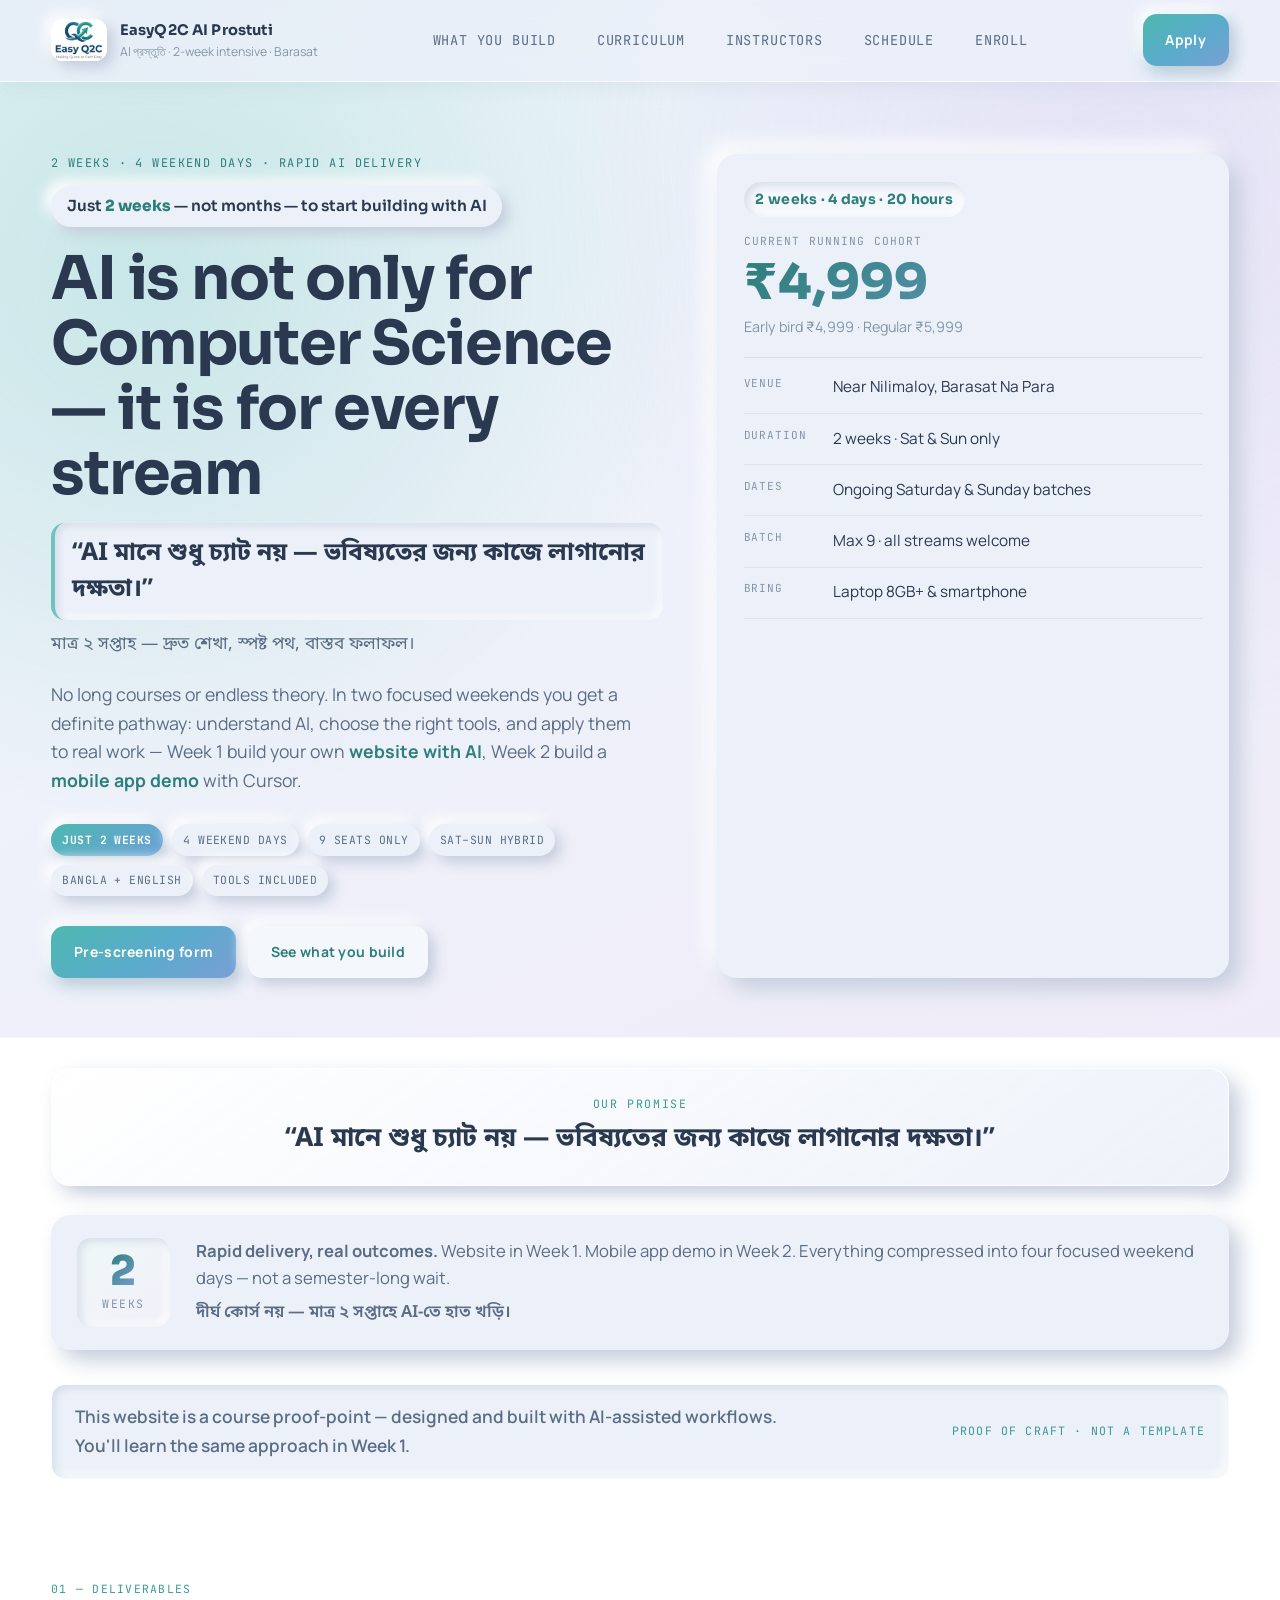
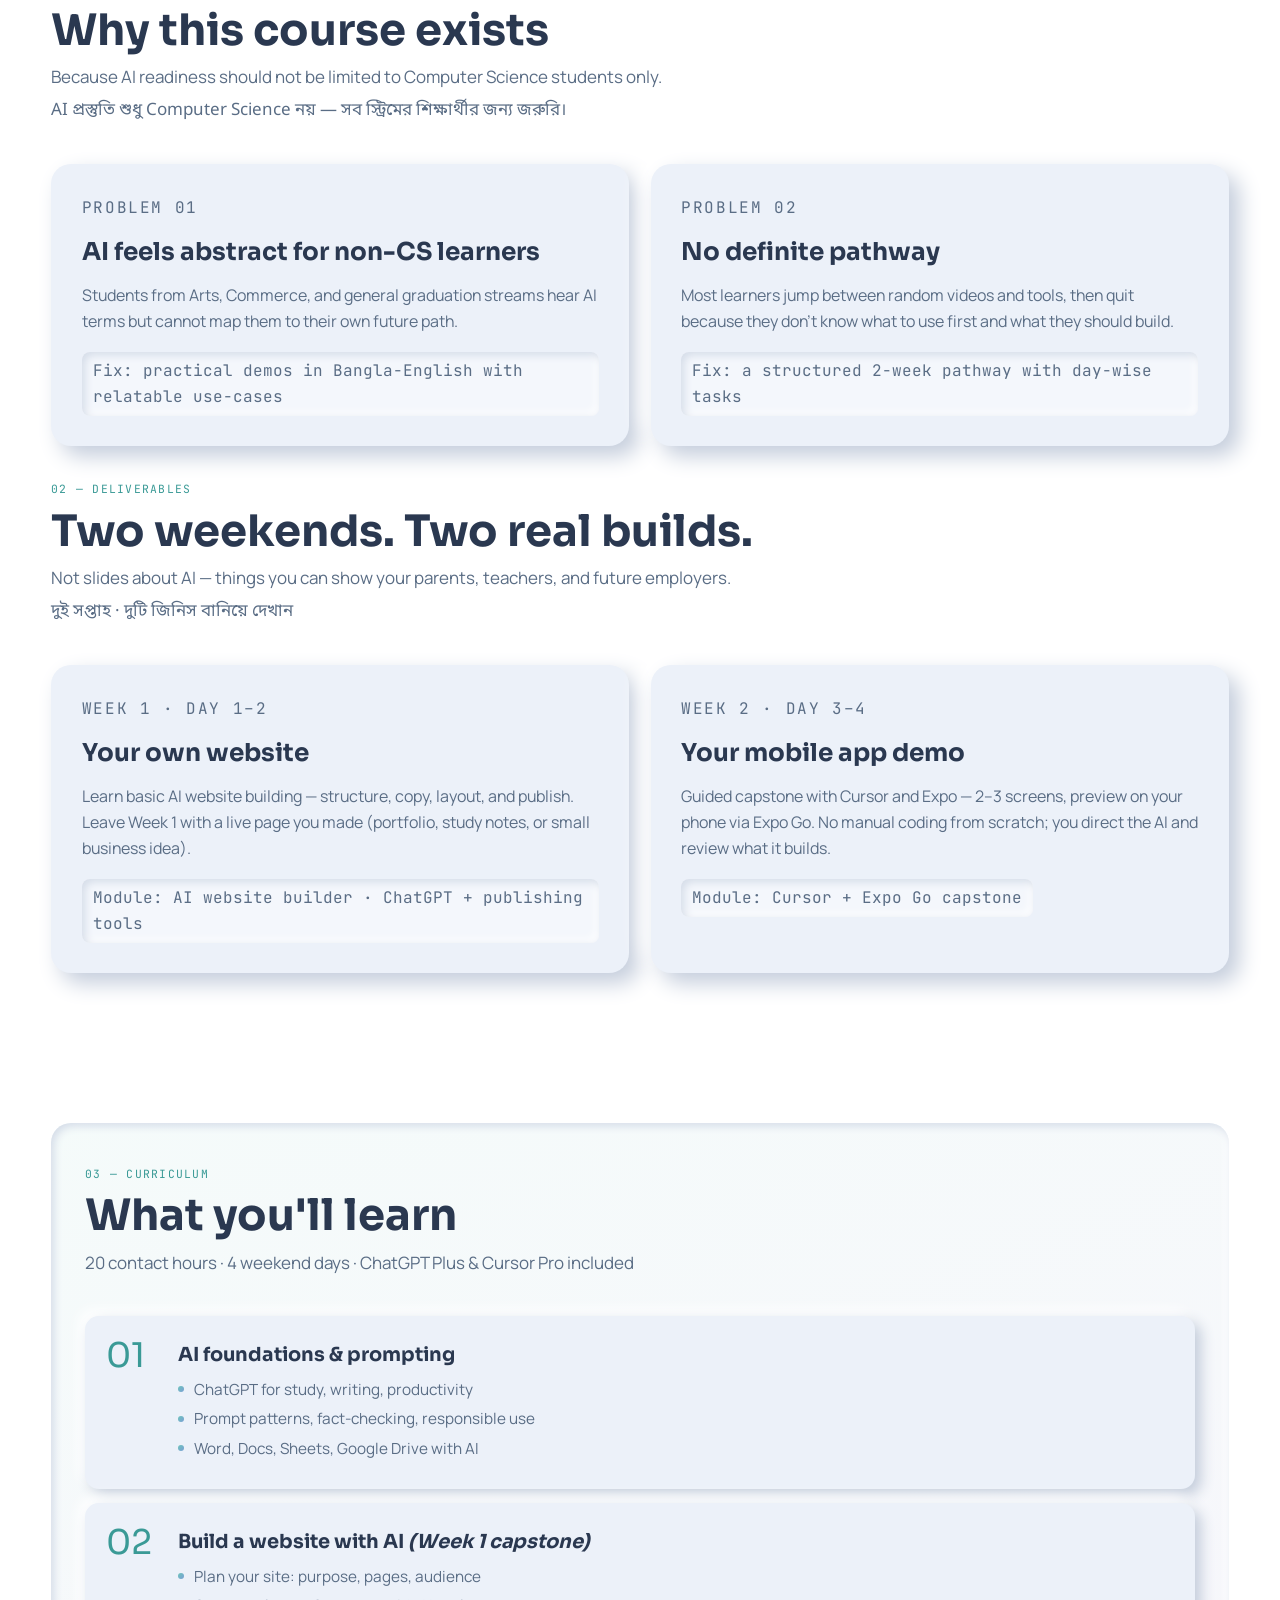
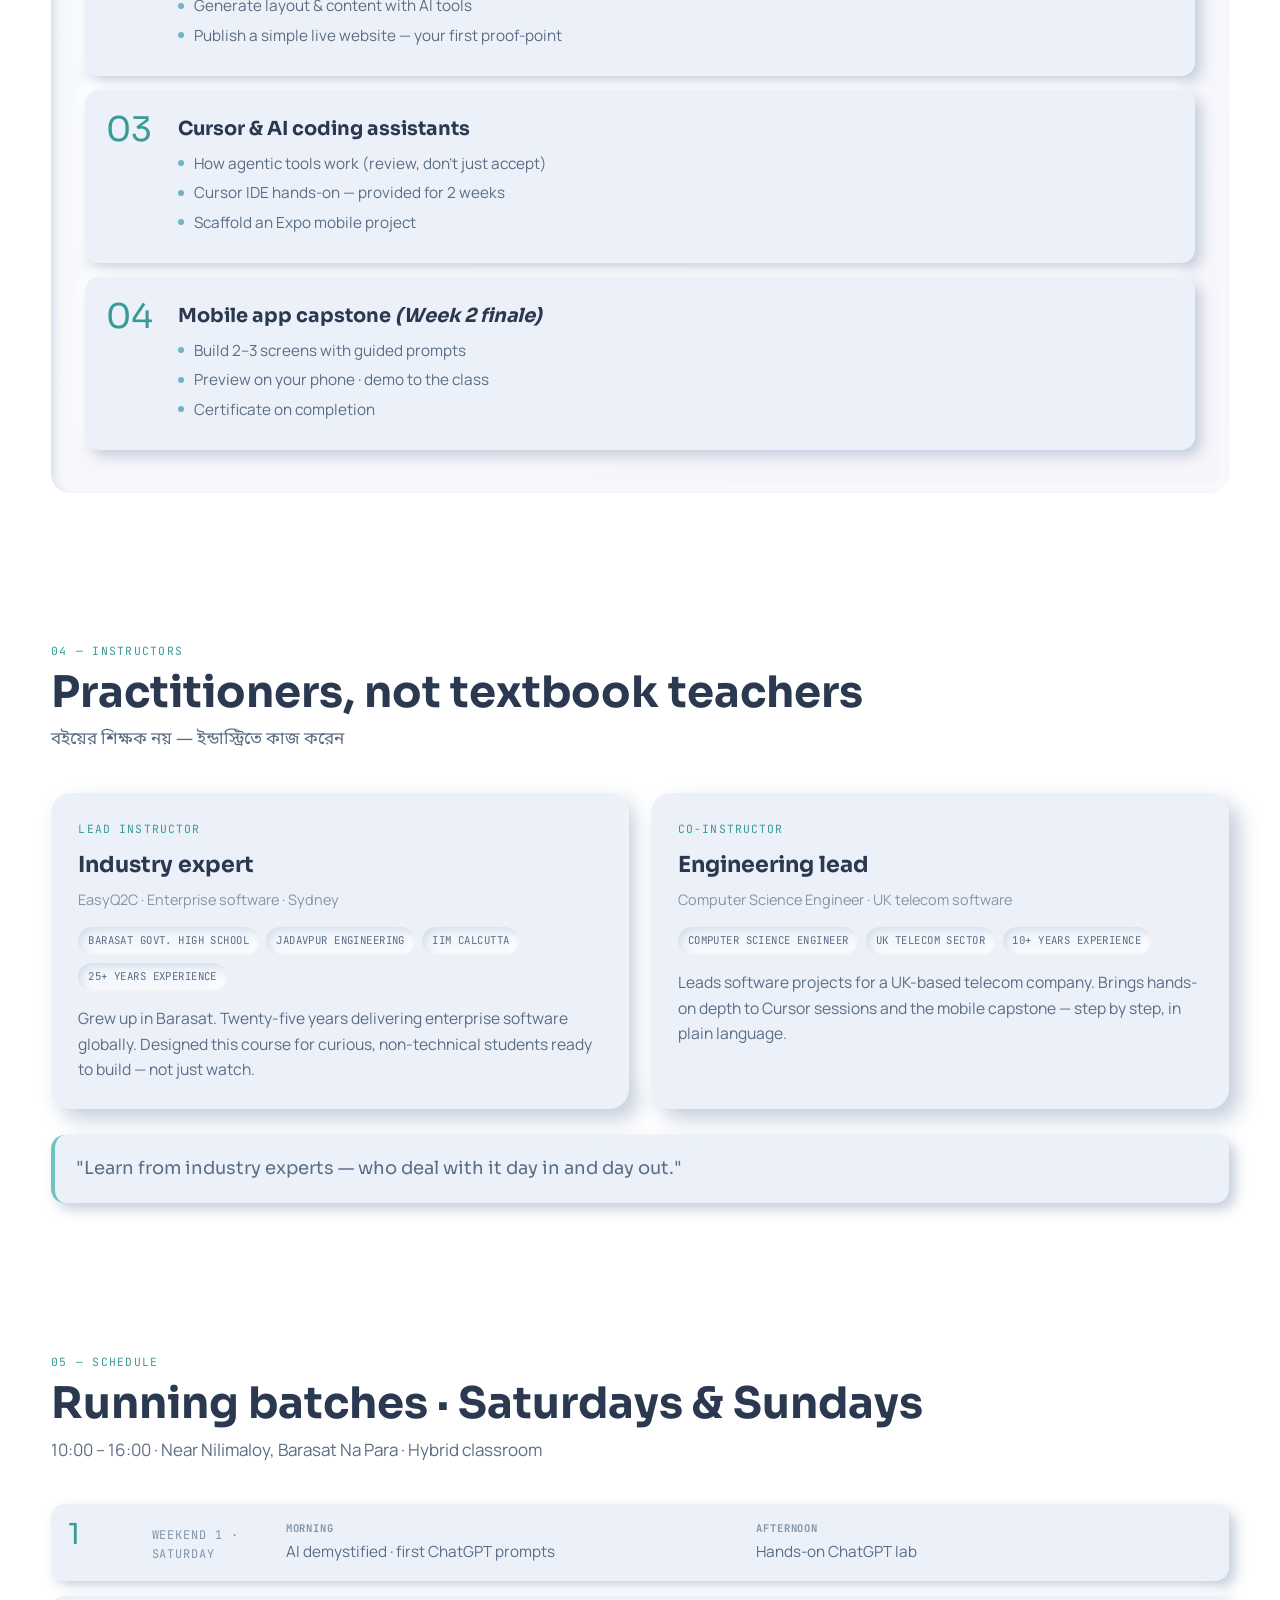
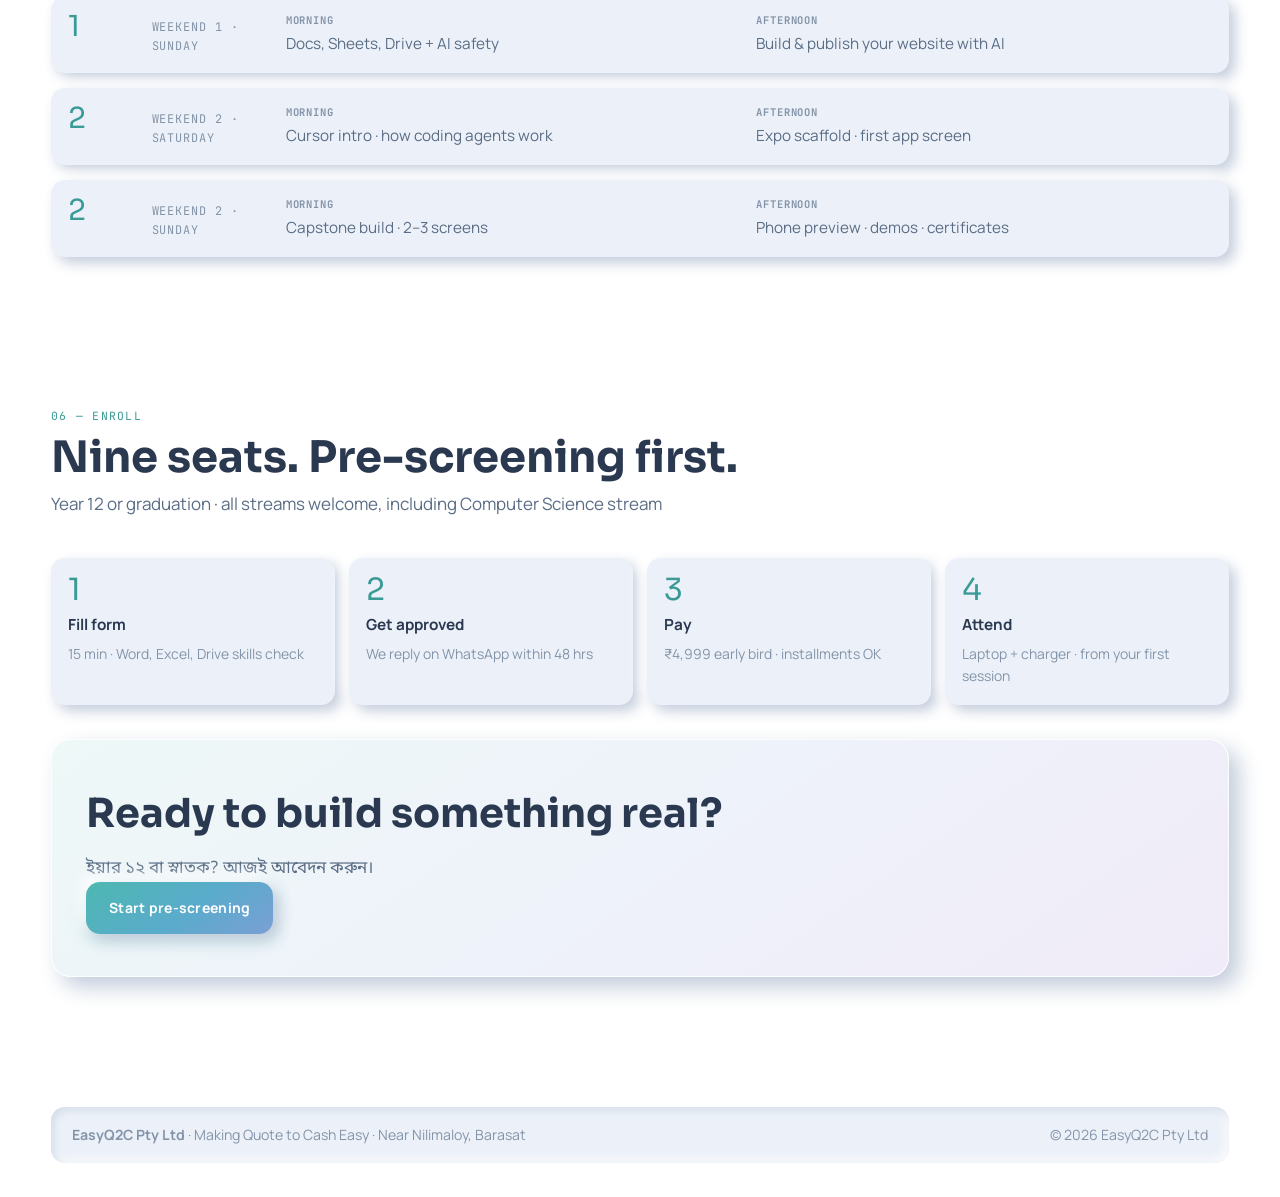
<file: index.html>
<!DOCTYPE html>
<html lang="en">
<head>
  <meta charset="UTF-8">
  <meta name="viewport" content="width=device-width, initial-scale=1.0">
  <meta name="description" content="EasyQ2C AI Prostuti (AI প্রস্তুতি) — Just 2 weeks to go from AI confusion to real builds. Intensive weekend pathway in Barasat for every stream.">
  <title>EasyQ2C AI Prostuti · 2-Week AI Intensive · Barasat</title>
  <link rel="stylesheet" href="styles.css?v=20260621-neo">
  <link rel="icon" href="assets/EasyQ2CLogo.jpeg" type="image/jpeg">
</head>
<body>

  <header class="site-header">
    <div class="container header-inner">
      <a href="#" class="brand">
        <img src="assets/EasyQ2CLogo.jpeg" alt="EasyQ2C">
        <div class="brand-text">
          <strong>EasyQ2C AI Prostuti</strong>
          <span>AI প্রস্তুতি · 2-week intensive · Barasat</span>
        </div>
      </a>
      <button class="menu-toggle" aria-label="Menu" id="menuToggle">☰</button>
      <nav>
        <ul class="nav-links" id="navLinks">
          <li><a href="#build">What you build</a></li>
          <li><a href="#curriculum">Curriculum</a></li>
          <li><a href="#instructors">Instructors</a></li>
          <li><a href="#schedule">Schedule</a></li>
          <li><a href="#enroll">Enroll</a></li>
        </ul>
      </nav>
      <a href="https://forms.gle/2zZFt1VLwESCaXAH8" class="btn btn-primary" style="display:none" id="headerCtaDesktop" target="_blank" rel="noopener">Apply</a>
    </div>
  </header>

  <section class="hero">
    <div class="container hero-grid">
      <div>
        <p class="hero-eyebrow">2 weeks · 4 weekend days · Rapid AI delivery</p>
        <p class="hero-speed">Just <strong>2 weeks</strong> — not months — to start building with AI</p>
        <h1>AI is not only for Computer Science — it is for every stream</h1>
        <p class="hero-tagline">“AI মানে শুধু চ্যাট নয় — ভবিষ্যতের জন্য কাজে লাগানোর দক্ষতা।”</p>
        <p class="hero-bn">মাত্র ২ সপ্তাহ — দ্রুত শেখা, স্পষ্ট পথ, বাস্তব ফলাফল।</p>
        <p class="hero-lead">
          No long courses or endless theory. In two focused weekends you get a definite pathway:
          understand AI, choose the right tools, and apply them to real work —
          Week 1 build your own <strong>website with AI</strong>, Week 2 build a
          <strong>mobile app demo</strong> with Cursor.
        </p>
        <div class="hero-tags">
          <span class="tag tag-accent">Just 2 weeks</span>
          <span class="tag">4 weekend days</span>
          <span class="tag">9 seats only</span>
          <span class="tag">Sat–Sun hybrid</span>
          <span class="tag">Bangla + English</span>
          <span class="tag">Tools included</span>
        </div>
        <div class="hero-cta">
          <a href="https://forms.gle/2zZFt1VLwESCaXAH8" class="btn btn-primary" target="_blank" rel="noopener">Pre-screening form</a>
          <a href="#build" class="btn btn-ghost">See what you build</a>
        </div>
      </div>
      <aside class="ticket" aria-label="Course details">
        <p class="ticket-duration">2 weeks · 4 days · 20 hours</p>
        <p class="ticket-label">Current running cohort</p>
        <p class="ticket-price">₹4,999</p>
        <p class="ticket-price-note">Early bird ₹4,999 · Regular ₹5,999</p>
        <dl class="ticket-rows">
          <div class="ticket-row">
            <dt>Venue</dt>
            <dd>Near Nilimaloy, Barasat Na Para</dd>
          </div>
          <div class="ticket-row">
            <dt>Duration</dt>
            <dd>2 weeks · Sat &amp; Sun only</dd>
          </div>
          <div class="ticket-row">
            <dt>Dates</dt>
            <dd>Ongoing Saturday &amp; Sunday batches</dd>
          </div>
          <div class="ticket-row">
            <dt>Batch</dt>
            <dd>Max 9 · all streams welcome</dd>
          </div>
          <div class="ticket-row">
            <dt>Bring</dt>
            <dd>Laptop 8GB+ &amp; smartphone</dd>
          </div>
        </dl>
      </aside>
    </div>
  </section>

  <div class="tagline-banner">
    <div class="container">
      <p class="tagline-label">Our promise</p>
      <p class="tagline-quote">“AI মানে শুধু চ্যাট নয় — ভবিষ্যতের জন্য কাজে লাগানোর দক্ষতা।”</p>
    </div>
  </div>

  <div class="speed-strip">
    <div class="container speed-inner">
      <div class="speed-stat" aria-label="Course duration">
        <span class="speed-num">2</span>
        <span class="speed-unit">weeks</span>
      </div>
      <div class="speed-copy">
        <p><strong>Rapid delivery, real outcomes.</strong> Website in Week 1. Mobile app demo in Week 2. Everything compressed into four focused weekend days — not a semester-long wait.</p>
        <p class="speed-bn">দীর্ঘ কোর্স নয় — মাত্র ২ সপ্তাহে AI-তে হাত খড়ি।</p>
      </div>
    </div>
  </div>

  <div class="proof-strip">
    <div class="container proof-inner">
      <p>This website is a course proof-point — designed and built with AI-assisted workflows. You'll learn the same approach in Week 1.</p>
      <span class="proof-mono">Proof of craft · Not a template</span>
    </div>
  </div>

  <section id="build">
    <div class="container">
      <div class="section-head">
        <p class="section-num">01 — Deliverables</p>
        <h2>Why this course exists</h2>
        <p class="sub">Because AI readiness should not be limited to Computer Science students only.</p>
        <p class="bn">AI প্রস্তুতি শুধু Computer Science নয় — সব স্ট্রিমের শিক্ষার্থীর জন্য জরুরি।</p>
      </div>
      <div class="outcomes">
        <article class="outcome">
          <p class="outcome-week">Problem 01</p>
          <h3>AI feels abstract for non-CS learners</h3>
          <p>Students from Arts, Commerce, and general graduation streams hear AI terms but cannot map them to their own future path.</p>
          <p class="outcome-highlight">Fix: practical demos in Bangla-English with relatable use-cases</p>
        </article>
        <article class="outcome">
          <p class="outcome-week">Problem 02</p>
          <h3>No definite pathway</h3>
          <p>Most learners jump between random videos and tools, then quit because they don't know what to use first and what they should build.</p>
          <p class="outcome-highlight">Fix: a structured 2-week pathway with day-wise tasks</p>
        </article>
      </div>
      <div class="section-head" style="margin-top:2rem;">
        <p class="section-num">02 — Deliverables</p>
        <h2>Two weekends. Two real builds.</h2>
        <p class="sub">Not slides about AI — things you can show your parents, teachers, and future employers.</p>
        <p class="bn">দুই সপ্তাহ · দুটি জিনিস বানিয়ে দেখান</p>
      </div>
      <div class="outcomes">
        <article class="outcome">
          <p class="outcome-week">Week 1 · Day 1–2</p>
          <h3>Your own website</h3>
          <p>
            Learn basic AI website building — structure, copy, layout, and publish.
            Leave Week 1 with a live page you made (portfolio, study notes, or small business idea).
          </p>
          <p class="outcome-highlight">Module: AI website builder · ChatGPT + publishing tools</p>
        </article>
        <article class="outcome">
          <p class="outcome-week">Week 2 · Day 3–4</p>
          <h3>Your mobile app demo</h3>
          <p>
            Guided capstone with Cursor and Expo — 2–3 screens, preview on your phone via Expo Go.
            No manual coding from scratch; you direct the AI and review what it builds.
          </p>
          <p class="outcome-highlight">Module: Cursor + Expo Go capstone</p>
        </article>
      </div>
    </div>
  </section>

  <section id="curriculum" class="curriculum">
    <div class="container">
      <div class="section-head">
        <p class="section-num">03 — Curriculum</p>
        <h2>What you'll learn</h2>
        <p class="sub">20 contact hours · 4 weekend days · ChatGPT Plus &amp; Cursor Pro included</p>
      </div>
      <ol class="timeline">
        <li class="timeline-item">
          <span class="timeline-num">01</span>
          <div>
            <h3>AI foundations &amp; prompting</h3>
            <ul>
              <li>ChatGPT for study, writing, productivity</li>
              <li>Prompt patterns, fact-checking, responsible use</li>
              <li>Word, Docs, Sheets, Google Drive with AI</li>
            </ul>
          </div>
        </li>
        <li class="timeline-item">
          <span class="timeline-num">02</span>
          <div>
            <h3>Build a website with AI <em>(Week 1 capstone)</em></h3>
            <ul>
              <li>Plan your site: purpose, pages, audience</li>
              <li>Generate layout &amp; content with AI tools</li>
              <li>Publish a simple live website — your first proof-point</li>
            </ul>
          </div>
        </li>
        <li class="timeline-item">
          <span class="timeline-num">03</span>
          <div>
            <h3>Cursor &amp; AI coding assistants</h3>
            <ul>
              <li>How agentic tools work (review, don't just accept)</li>
              <li>Cursor IDE hands-on — provided for 2 weeks</li>
              <li>Scaffold an Expo mobile project</li>
            </ul>
          </div>
        </li>
        <li class="timeline-item">
          <span class="timeline-num">04</span>
          <div>
            <h3>Mobile app capstone <em>(Week 2 finale)</em></h3>
            <ul>
              <li>Build 2–3 screens with guided prompts</li>
              <li>Preview on your phone · demo to the class</li>
              <li>Certificate on completion</li>
            </ul>
          </div>
        </li>
      </ol>
    </div>
  </section>

  <section id="instructors">
    <div class="container">
      <div class="section-head">
        <p class="section-num">04 — Instructors</p>
        <h2>Practitioners, not textbook teachers</h2>
        <p class="bn">বইয়ের শিক্ষক নয় — ইন্ডাস্ট্রিতে কাজ করেন</p>
      </div>
      <div class="instructors-grid">
        <article class="instructor-block">
          <p class="label">Lead instructor</p>
          <h3>Industry expert</h3>
          <p class="role">EasyQ2C · Enterprise software · Sydney</p>
          <div class="creds">
            <span class="cred">Barasat Govt. High School</span>
            <span class="cred">Jadavpur Engineering</span>
            <span class="cred">IIM Calcutta</span>
            <span class="cred">25+ years experience</span>
          </div>
          <p>
            Grew up in Barasat. Twenty-five years delivering enterprise software globally.
            Designed this course for curious, non-technical students ready to build — not just watch.
          </p>
        </article>
        <article class="instructor-block">
          <p class="label">Co-instructor</p>
          <h3>Engineering lead</h3>
          <p class="role">Computer Science Engineer · UK telecom software</p>
          <div class="creds">
            <span class="cred">Computer Science Engineer</span>
            <span class="cred">UK telecom sector</span>
            <span class="cred">10+ years experience</span>
          </div>
          <p>
            Leads software projects for a UK-based telecom company. Brings hands-on depth
            to Cursor sessions and the mobile capstone — step by step, in plain language.
          </p>
        </article>
      </div>
      <blockquote class="pull-quote">
        "Learn from industry experts — who deal with it day in and day out."
      </blockquote>
    </div>
  </section>

  <section id="schedule">
    <div class="container">
      <div class="section-head">
        <p class="section-num">05 — Schedule</p>
        <h2>Running batches · Saturdays &amp; Sundays</h2>
        <p class="sub">10:00 – 16:00 · Near Nilimaloy, Barasat Na Para · Hybrid classroom</p>
      </div>
      <ol class="schedule-list">
        <li class="schedule-day">
          <span class="schedule-wk">1</span>
          <span class="schedule-date">Weekend 1 · Saturday</span>
          <div class="schedule-slot"><strong>Morning</strong>AI demystified · first ChatGPT prompts</div>
          <div class="schedule-slot"><strong>Afternoon</strong>Hands-on ChatGPT lab</div>
        </li>
        <li class="schedule-day">
          <span class="schedule-wk">1</span>
          <span class="schedule-date">Weekend 1 · Sunday</span>
          <div class="schedule-slot"><strong>Morning</strong>Docs, Sheets, Drive + AI safety</div>
          <div class="schedule-slot"><strong>Afternoon</strong>Build &amp; publish your website with AI</div>
        </li>
        <li class="schedule-day">
          <span class="schedule-wk">2</span>
          <span class="schedule-date">Weekend 2 · Saturday</span>
          <div class="schedule-slot"><strong>Morning</strong>Cursor intro · how coding agents work</div>
          <div class="schedule-slot"><strong>Afternoon</strong>Expo scaffold · first app screen</div>
        </li>
        <li class="schedule-day">
          <span class="schedule-wk">2</span>
          <span class="schedule-date">Weekend 2 · Sunday</span>
          <div class="schedule-slot"><strong>Morning</strong>Capstone build · 2–3 screens</div>
          <div class="schedule-slot"><strong>Afternoon</strong>Phone preview · demos · certificates</div>
        </li>
      </ol>
    </div>
  </section>

  <section id="enroll">
    <div class="container">
      <div class="section-head">
        <p class="section-num">06 — Enroll</p>
        <h2>Nine seats. Pre-screening first.</h2>
        <p class="sub">Year 12 or graduation · all streams welcome, including Computer Science stream</p>
      </div>
      <div class="enroll-steps">
        <div class="enroll-step">
          <p class="n">1</p>
          <h3>Fill form</h3>
          <p>15 min · Word, Excel, Drive skills check</p>
        </div>
        <div class="enroll-step">
          <p class="n">2</p>
          <h3>Get approved</h3>
          <p>We reply on WhatsApp within 48 hrs</p>
        </div>
        <div class="enroll-step">
          <p class="n">3</p>
          <h3>Pay</h3>
          <p>₹4,999 early bird · installments OK</p>
        </div>
        <div class="enroll-step">
          <p class="n">4</p>
          <h3>Attend</h3>
          <p>Laptop + charger · from your first session</p>
        </div>
      </div>
      <div class="cta-block">
        <h2>Ready to build something real?</h2>
        <p>ইয়ার ১২ বা স্নাতক? আজই আবেদন করুন।</p>
        <div class="cta-buttons">
          <a href="https://forms.gle/2zZFt1VLwESCaXAH8" class="btn btn-primary" target="_blank" rel="noopener">Start pre-screening</a>
          <a href="#" data-whatsapp-btn class="btn btn-whatsapp" style="display:none">WhatsApp</a>
        </div>
      </div>
    </div>
  </section>

  <footer class="site-footer">
    <div class="container footer-inner">
      <p><strong>EasyQ2C Pty Ltd</strong> · Making Quote to Cash Easy · Near Nilimaloy, Barasat</p>
      <p>© 2026 EasyQ2C Pty Ltd</p>
    </div>
  </footer>

  <script src="config.js"></script>
  <script src="site.js?v=20260621-0108"></script>
</body>
</html>
</file>
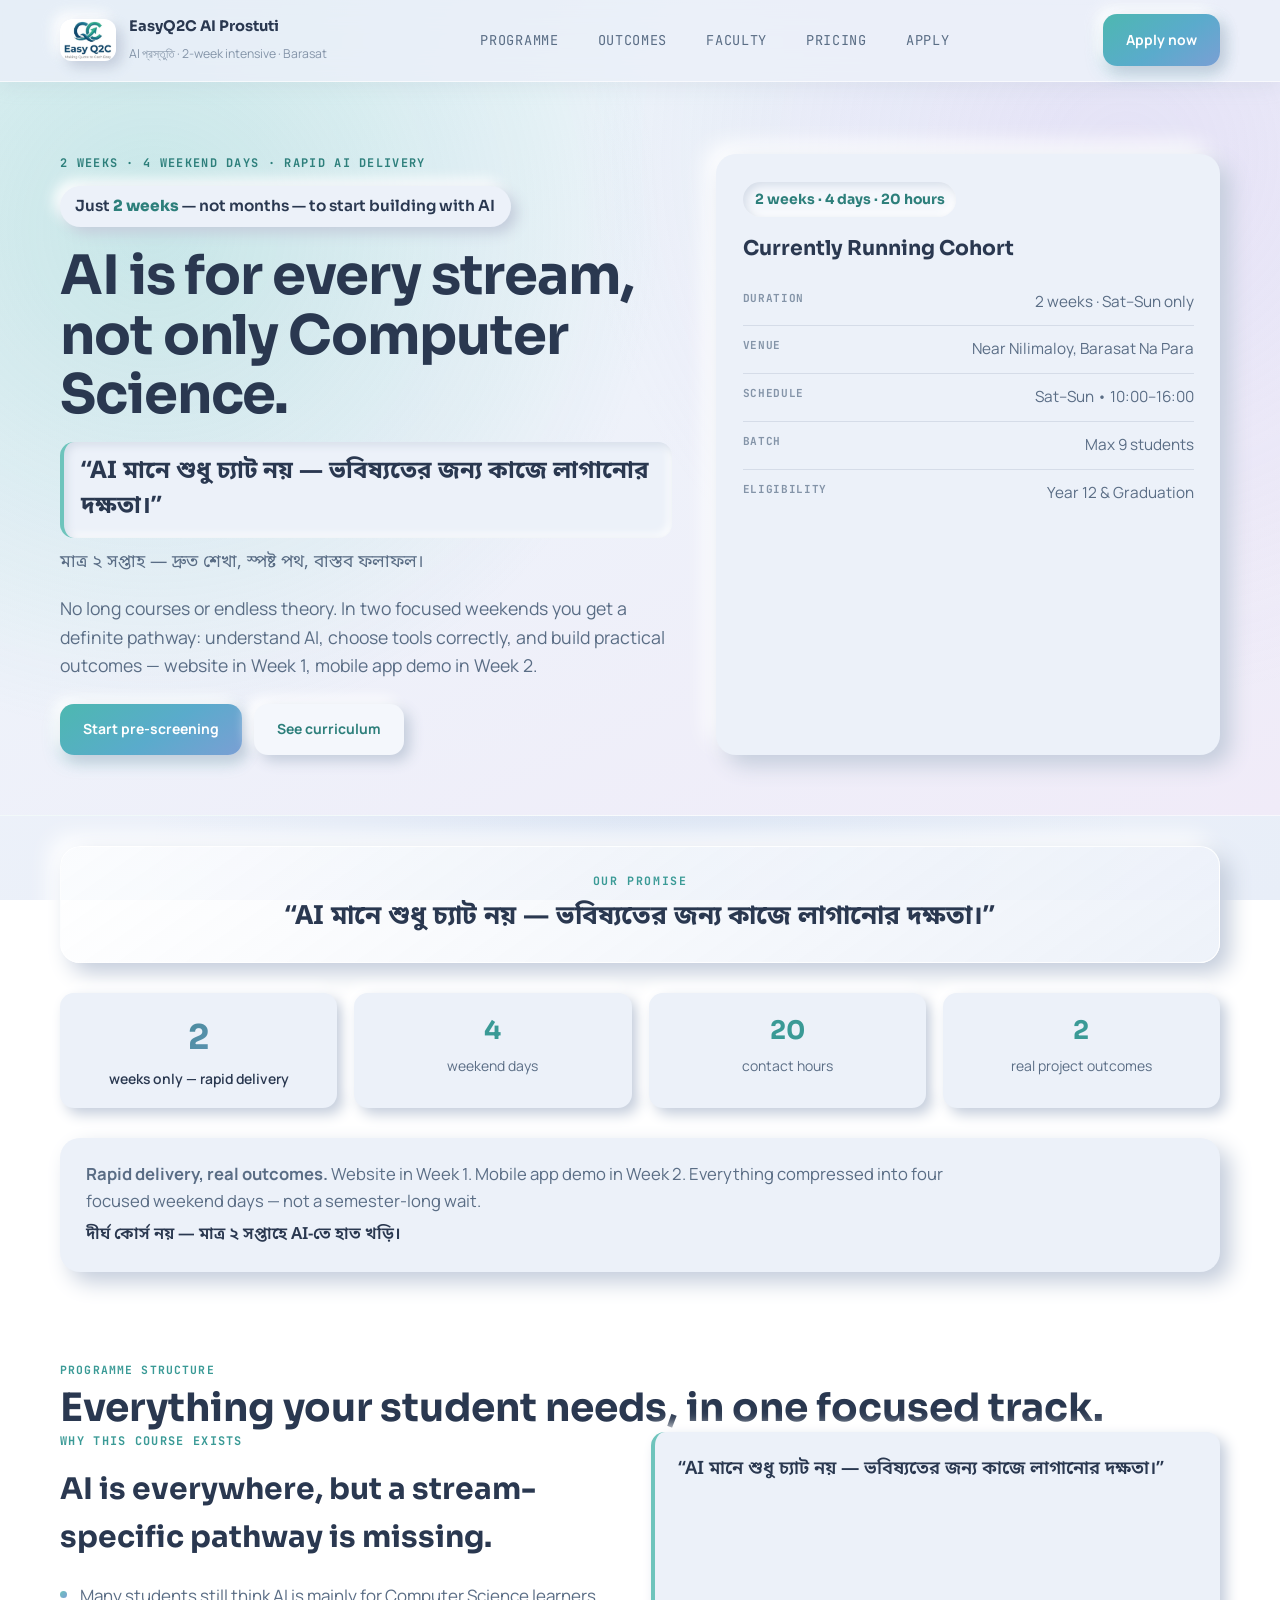
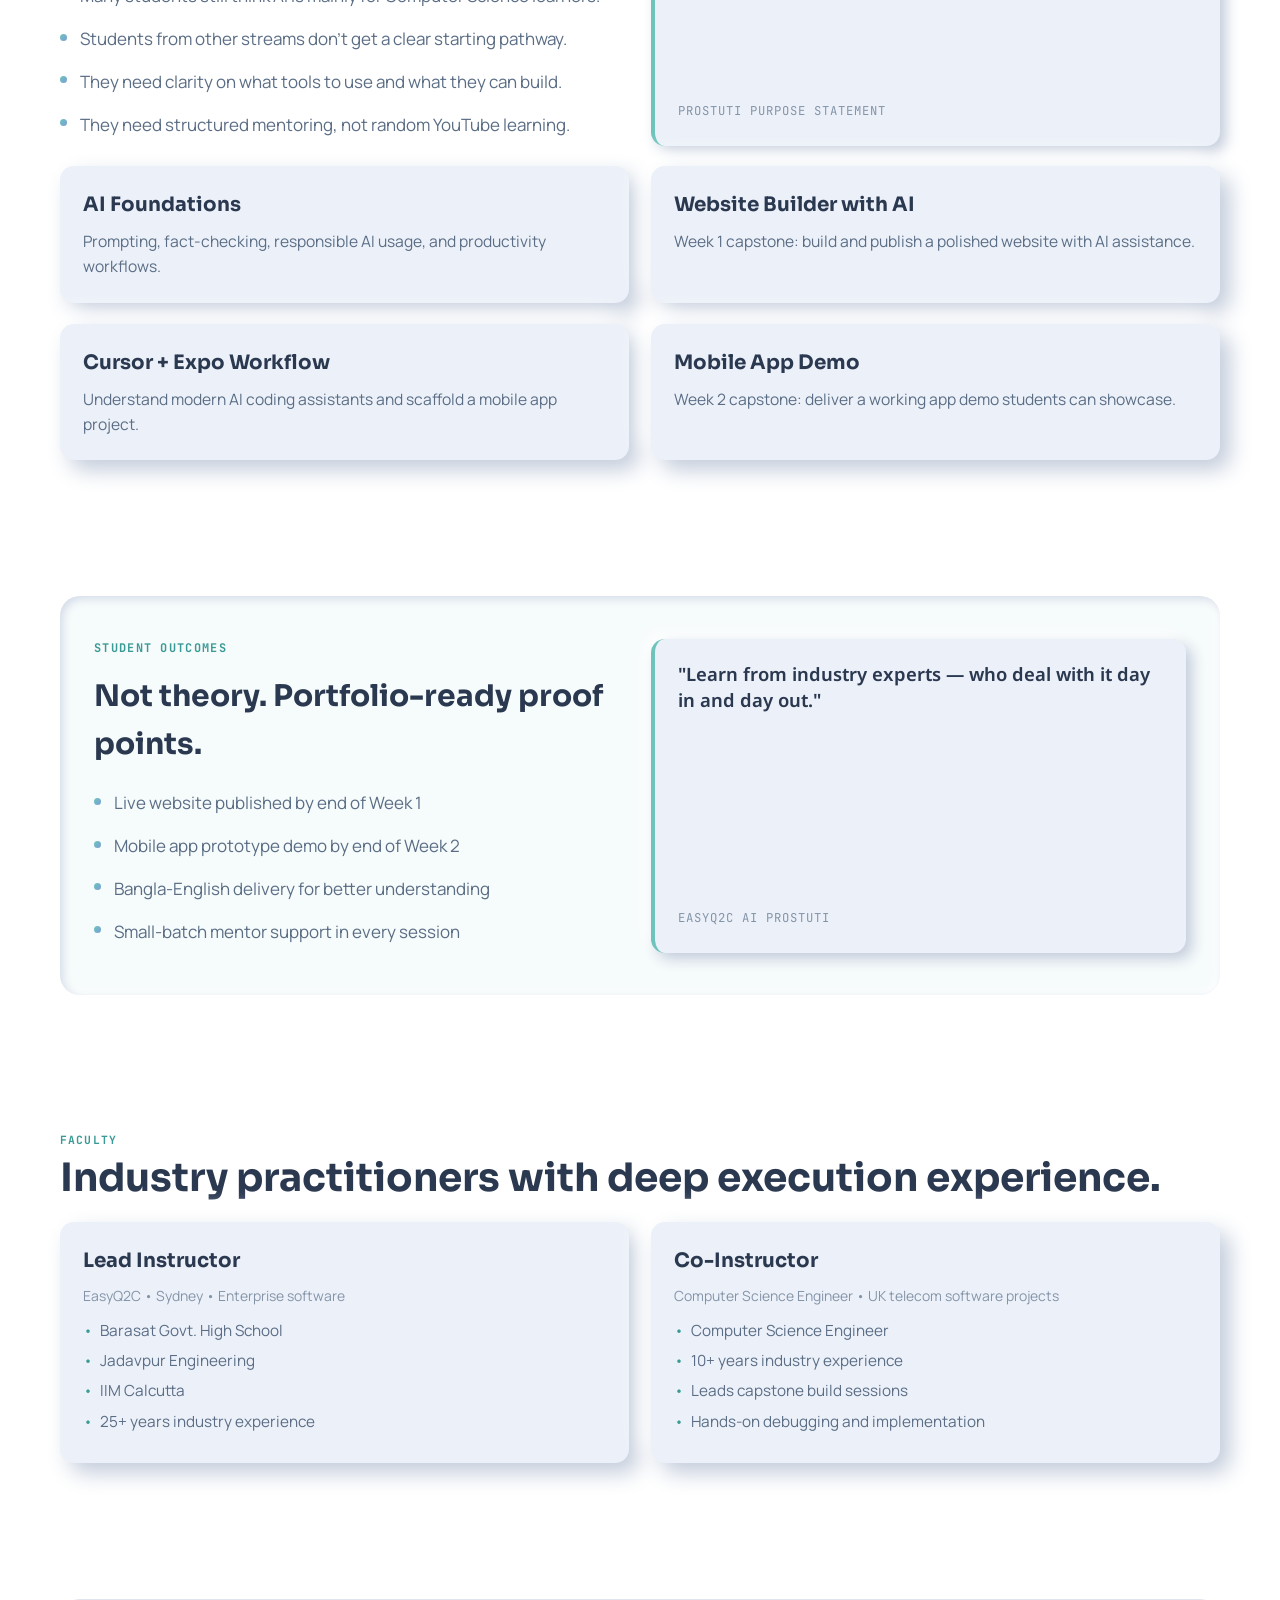
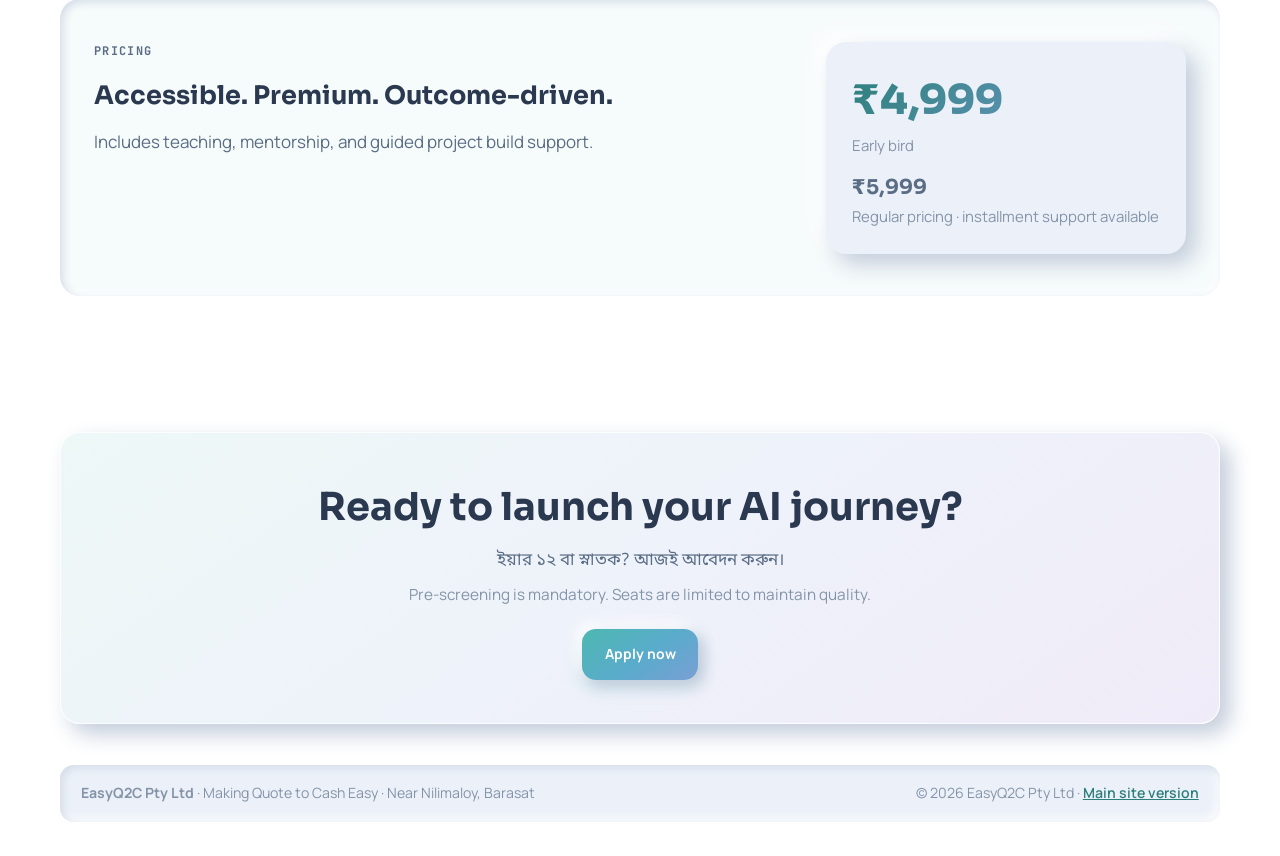
<file: index-crimson.html>
<!DOCTYPE html>
<html lang="en">
<head>
  <meta charset="UTF-8">
  <meta name="viewport" content="width=device-width, initial-scale=1.0">
  <meta name="description" content="EasyQ2C AI Prostuti (AI প্রস্তুতি) — Just 2 weeks to go from AI confusion to real builds. Intensive weekend pathway in Barasat for every stream.">
  <title>EasyQ2C AI Prostuti · 2-Week AI Intensive · Barasat</title>
  <link rel="stylesheet" href="styles-crimson.css?v=20260621-neo">
  <link rel="icon" href="assets/EasyQ2CLogo.jpeg" type="image/jpeg">
</head>
<body>
  <header class="site-header">
    <div class="container header-inner">
      <a class="brand" href="#">
        <img src="assets/EasyQ2CLogo.jpeg" alt="EasyQ2C">
        <div>
          <strong>EasyQ2C AI Prostuti</strong>
          <span>AI প্রস্তুতি · 2-week intensive · Barasat</span>
        </div>
      </a>
      <button id="menuToggle" class="menu-toggle" aria-label="Toggle menu">☰</button>
      <nav>
        <ul id="navLinks" class="nav-links">
          <li><a href="#programme">Programme</a></li>
          <li><a href="#outcomes">Outcomes</a></li>
          <li><a href="#faculty">Faculty</a></li>
          <li><a href="#pricing">Pricing</a></li>
          <li><a href="#apply">Apply</a></li>
        </ul>
      </nav>
      <a id="headerCtaDesktop" class="btn btn-primary" href="https://forms.gle/2zZFt1VLwESCaXAH8" target="_blank" rel="noopener">Apply now</a>
    </div>
  </header>

  <section class="hero">
    <div class="container hero-grid">
      <div class="hero-copy">
        <p class="eyebrow">2 weeks · 4 weekend days · Rapid AI delivery</p>
        <p class="hero-speed">Just <strong>2 weeks</strong> — not months — to start building with AI</p>
        <h1>AI is for every stream, not only Computer Science.</h1>
        <p class="hero-tagline">“AI মানে শুধু চ্যাট নয় — ভবিষ্যতের জন্য কাজে লাগানোর দক্ষতা।”</p>
        <p class="hero-sub">মাত্র ২ সপ্তাহ — দ্রুত শেখা, স্পষ্ট পথ, বাস্তব ফলাফল।</p>
        <p class="hero-lead">
          No long courses or endless theory. In two focused weekends you get a definite pathway:
          understand AI, choose tools correctly, and build practical outcomes —
          website in Week 1, mobile app demo in Week 2.
        </p>
        <div class="hero-actions">
          <a class="btn btn-primary" href="https://forms.gle/2zZFt1VLwESCaXAH8" target="_blank" rel="noopener">Start pre-screening</a>
          <a class="btn btn-secondary" href="#programme">See curriculum</a>
        </div>
      </div>
      <aside class="hero-panel">
        <p class="panel-duration">2 weeks · 4 days · 20 hours</p>
        <h2>Currently Running Cohort</h2>
        <ul>
          <li><strong>Duration</strong><span>2 weeks · Sat–Sun only</span></li>
          <li><strong>Venue</strong><span>Near Nilimaloy, Barasat Na Para</span></li>
          <li><strong>Schedule</strong><span>Sat–Sun • 10:00–16:00</span></li>
          <li><strong>Batch</strong><span>Max 9 students</span></li>
          <li><strong>Eligibility</strong><span>Year 12 &amp; Graduation</span></li>
        </ul>
      </aside>
    </div>
  </section>

  <div class="tagline-banner">
    <div class="container">
      <p class="tagline-label">Our promise</p>
      <p class="tagline-quote">“AI মানে শুধু চ্যাট নয় — ভবিষ্যতের জন্য কাজে লাগানোর দক্ষতা।”</p>
    </div>
  </div>

  <section class="trust-strip">
    <div class="container trust-grid">
      <article class="trust-featured"><h3>2</h3><p>weeks only — rapid delivery</p></article>
      <article><h3>4</h3><p>weekend days</p></article>
      <article><h3>20</h3><p>contact hours</p></article>
      <article><h3>2</h3><p>real project outcomes</p></article>
    </div>
  </section>

  <section class="speed-strip">
    <div class="container speed-inner">
      <p><strong>Rapid delivery, real outcomes.</strong> Website in Week 1. Mobile app demo in Week 2. Everything compressed into four focused weekend days — not a semester-long wait.</p>
      <p class="speed-bn">দীর্ঘ কোর্স নয় — মাত্র ২ সপ্তাহে AI-তে হাত খড়ি।</p>
    </div>
  </section>

  <section id="programme" class="section">
    <div class="container">
      <header class="section-head">
        <p>Programme Structure</p>
        <h2>Everything your student needs, in one focused track.</h2>
      </header>
      <div class="split" style="margin-bottom:1rem;">
        <div>
          <p class="eyebrow-dark">Why this course exists</p>
          <h2>AI is everywhere, but a stream-specific pathway is missing.</h2>
          <ul class="checklist">
            <li>Many students still think AI is mainly for Computer Science learners.</li>
            <li>Students from other streams don't get a clear starting pathway.</li>
            <li>They need clarity on what tools to use and what they can build.</li>
            <li>They need structured mentoring, not random YouTube learning.</li>
          </ul>
        </div>
        <div class="quote-box">
          <p>“AI মানে শুধু চ্যাট নয় — ভবিষ্যতের জন্য কাজে লাগানোর দক্ষতা।”</p>
          <span>Prostuti purpose statement</span>
        </div>
      </div>
      <div class="service-grid">
        <article class="card">
          <h3>AI Foundations</h3>
          <p>Prompting, fact-checking, responsible AI usage, and productivity workflows.</p>
        </article>
        <article class="card">
          <h3>Website Builder with AI</h3>
          <p>Week 1 capstone: build and publish a polished website with AI assistance.</p>
        </article>
        <article class="card">
          <h3>Cursor + Expo Workflow</h3>
          <p>Understand modern AI coding assistants and scaffold a mobile app project.</p>
        </article>
        <article class="card">
          <h3>Mobile App Demo</h3>
          <p>Week 2 capstone: deliver a working app demo students can showcase.</p>
        </article>
      </div>
    </div>
  </section>

  <section id="outcomes" class="section section-alt">
    <div class="container split">
      <div>
        <p class="eyebrow-dark">Student outcomes</p>
        <h2>Not theory. Portfolio-ready proof points.</h2>
        <ul class="checklist">
          <li>Live website published by end of Week 1</li>
          <li>Mobile app prototype demo by end of Week 2</li>
          <li>Bangla-English delivery for better understanding</li>
          <li>Small-batch mentor support in every session</li>
        </ul>
      </div>
      <div class="quote-box">
        <p>"Learn from industry experts — who deal with it day in and day out."</p>
        <span>EasyQ2C AI Prostuti</span>
      </div>
    </div>
  </section>

  <section id="faculty" class="section">
    <div class="container">
      <header class="section-head">
        <p>Faculty</p>
        <h2>Industry practitioners with deep execution experience.</h2>
      </header>
      <div class="faculty-grid">
        <article class="faculty-card">
          <h3>Lead Instructor</h3>
          <p class="meta">EasyQ2C • Sydney • Enterprise software</p>
          <ul>
            <li>Barasat Govt. High School</li>
            <li>Jadavpur Engineering</li>
            <li>IIM Calcutta</li>
            <li>25+ years industry experience</li>
          </ul>
        </article>
        <article class="faculty-card">
          <h3>Co-Instructor</h3>
          <p class="meta">Computer Science Engineer • UK telecom software projects</p>
          <ul>
            <li>Computer Science Engineer</li>
            <li>10+ years industry experience</li>
            <li>Leads capstone build sessions</li>
            <li>Hands-on debugging and implementation</li>
          </ul>
        </article>
      </div>
    </div>
  </section>

  <section id="pricing" class="section section-alt">
    <div class="container pricing-wrap">
      <div>
        <p class="eyebrow-dark">Pricing</p>
        <h2>Accessible. Premium. Outcome-driven.</h2>
        <p>Includes teaching, mentorship, and guided project build support.</p>
      </div>
      <div class="price-card">
        <h3>₹4,999</h3>
        <p>Early bird</p>
        <h4>₹5,999</h4>
        <p>Regular pricing · installment support available</p>
      </div>
    </div>
  </section>

  <section id="apply" class="section cta-final">
    <div class="container cta-inner">
      <h2>Ready to launch your AI journey?</h2>
      <p>ইয়ার ১২ বা স্নাতক? আজই আবেদন করুন।</p>
      <p class="cta-note">Pre-screening is mandatory. Seats are limited to maintain quality.</p>
      <div class="hero-actions">
        <a class="btn btn-primary" href="https://forms.gle/2zZFt1VLwESCaXAH8" target="_blank" rel="noopener">Apply now</a>
        <a class="btn btn-secondary" data-whatsapp-btn href="#" style="display:none">Contact on WhatsApp</a>
      </div>
    </div>
  </section>

  <footer class="site-footer">
    <div class="container footer-inner">
      <p><strong>EasyQ2C Pty Ltd</strong> · Making Quote to Cash Easy · Near Nilimaloy, Barasat</p>
      <p>© 2026 EasyQ2C Pty Ltd · <a href="index.html">Main site version</a></p>
    </div>
  </footer>

  <script src="config.js"></script>
  <script src="site.js?v=20260621-neo"></script>
</body>
</html>
</file>
<file: styles.css>
/* EasyQ2C AI Prostuti — Light gradient neomorphic theme */
@import url('https://fonts.googleapis.com/css2?family=Manrope:wght@400;500;600;700;800&family=Sora:wght@500;600;700;800&family=JetBrains+Mono:wght@400;500&family=Noto+Sans+Bengali:wght@400;500;600;700&display=swap');

:root {
  --bg: #e4ebf5;
  --bg-soft: #edf2fa;
  --surface: #ecf1f9;
  --surface-raised: #f4f7fc;
  --neo-light: #ffffff;
  --neo-dark: #c3ccdb;
  --neo-dark-soft: #d4dce8;
  --text: #2a3850;
  --text-soft: #5a6d85;
  --text-muted: #8494a8;
  --brand: #3a9a96;
  --brand-deep: #2d7f7b;
  --brand-alt: #7a9fd4;
  --accent: #6ec4bc;
  --accent-warm: #c4a8e8;
  --success: #3da87a;
  --white: #ffffff;
  --max: 1180px;
  --radius: 20px;
  --radius-sm: 14px;
  --neo-out: 10px 10px 22px var(--neo-dark), -10px -10px 22px var(--neo-light);
  --neo-out-sm: 6px 6px 14px var(--neo-dark), -6px -6px 14px var(--neo-light);
  --neo-in: inset 5px 5px 12px var(--neo-dark-soft), inset -5px -5px 12px var(--neo-light);
  --neo-in-sm: inset 3px 3px 8px var(--neo-dark-soft), inset -3px -3px 8px var(--neo-light);
  --font-heading: 'Sora', system-ui, sans-serif;
  --font-body: 'Manrope', system-ui, sans-serif;
  --font-mono: 'JetBrains Mono', monospace;
  --font-bn: 'Noto Sans Bengali', sans-serif;
}

*,
*::before,
*::after {
  box-sizing: border-box;
  margin: 0;
  padding: 0;
}

html {
  scroll-behavior: smooth;
  font-size: 17px;
}

body {
  font-family: var(--font-body);
  background:
    radial-gradient(circle at 8% 12%, rgba(110, 196, 188, 0.22) 0%, transparent 42%),
    radial-gradient(circle at 92% 8%, rgba(196, 168, 232, 0.18) 0%, transparent 38%),
    radial-gradient(circle at 50% 100%, rgba(122, 159, 212, 0.14) 0%, transparent 45%),
    linear-gradient(160deg, #dfe8f5 0%, #eef2fa 40%, #e8eef8 100%);
  background-attachment: fixed;
  color: var(--text);
  line-height: 1.62;
  -webkit-font-smoothing: antialiased;
}

img {
  max-width: 100%;
  height: auto;
  display: block;
}

a {
  color: inherit;
}

.container {
  width: min(var(--max), 92vw);
  margin: 0 auto;
}

/* Header */
.site-header {
  position: sticky;
  top: 0;
  z-index: 100;
  background: rgba(236, 241, 249, 0.82);
  backdrop-filter: blur(14px);
  border-bottom: 1px solid rgba(255, 255, 255, 0.65);
  box-shadow: 0 4px 18px rgba(163, 176, 195, 0.18);
}

.header-inner {
  display: flex;
  align-items: center;
  justify-content: space-between;
  gap: 1rem;
  padding: 0.85rem 0;
}

.brand {
  display: flex;
  align-items: center;
  gap: 0.75rem;
  text-decoration: none;
}

.brand img {
  height: 42px;
  width: auto;
  border-radius: 12px;
  box-shadow: var(--neo-out-sm);
}

.brand-text strong {
  display: block;
  font-family: var(--font-heading);
  font-size: 0.86rem;
  font-weight: 700;
  letter-spacing: 0.01em;
  color: var(--text);
}

.brand-text span {
  display: block;
  font-size: 0.72rem;
  color: var(--text-muted);
}

.nav-links {
  display: flex;
  align-items: center;
  gap: 1.4rem;
  list-style: none;
  font-size: 0.8rem;
  font-family: var(--font-mono);
  text-transform: uppercase;
  letter-spacing: 0.06em;
  color: var(--text-soft);
}

.nav-links a {
  text-decoration: none;
  padding: 0.35rem 0.5rem;
  border-radius: 8px;
  transition: all 0.2s ease;
}

.nav-links a:hover {
  color: var(--brand-deep);
  background: var(--surface);
  box-shadow: var(--neo-in-sm);
}

.menu-toggle {
  display: none;
  border: none;
  background: var(--surface);
  border-radius: 10px;
  padding: 0.35rem 0.65rem;
  cursor: pointer;
  box-shadow: var(--neo-out-sm);
  color: var(--text-soft);
}

.menu-toggle:active {
  box-shadow: var(--neo-in-sm);
}

/* Buttons */
.btn {
  display: inline-flex;
  align-items: center;
  justify-content: center;
  gap: 0.4rem;
  font-size: 0.82rem;
  font-weight: 700;
  font-family: var(--font-body);
  letter-spacing: 0.02em;
  text-decoration: none;
  border-radius: 14px;
  padding: 0.86rem 1.35rem;
  border: none;
  transition: transform 0.2s ease, box-shadow 0.2s ease;
}

.btn:hover {
  text-decoration: none;
  transform: translateY(-1px);
}

.btn:active {
  transform: translateY(0);
}

.btn-primary {
  color: var(--white);
  background: linear-gradient(145deg, #4db8b0 0%, #5aabcc 55%, #7a9fd4 100%);
  box-shadow: var(--neo-out-sm), 0 6px 18px rgba(77, 184, 176, 0.28);
}

.btn-primary:hover {
  box-shadow: var(--neo-out-sm), 0 10px 24px rgba(77, 184, 176, 0.35);
}

.btn-primary:active {
  box-shadow: var(--neo-in-sm);
}

.btn-ghost {
  color: var(--brand-deep);
  background: var(--surface-raised);
  box-shadow: var(--neo-out-sm);
}

.btn-ghost:hover {
  box-shadow: var(--neo-in-sm);
}

.btn-whatsapp {
  background: linear-gradient(145deg, #3da87a, #4fbf92);
  color: var(--white);
  box-shadow: var(--neo-out-sm);
}

/* Hero */
.hero {
  background:
    radial-gradient(circle at 12% 20%, rgba(110, 196, 188, 0.28) 0%, transparent 40%),
    radial-gradient(circle at 88% 10%, rgba(196, 168, 232, 0.22) 0%, transparent 42%),
    linear-gradient(155deg, #e8f4f8 0%, #eef2fa 45%, #f0ebf8 100%);
  color: var(--text);
  padding: 4.25rem 0 3.5rem;
  border-bottom: 1px solid rgba(255, 255, 255, 0.7);
}

.hero-grid {
  display: grid;
  grid-template-columns: 1.1fr 0.9fr;
  gap: 2.4rem;
  align-items: stretch;
}

.hero-eyebrow {
  font-family: var(--font-mono);
  text-transform: uppercase;
  letter-spacing: 0.12em;
  font-size: 0.7rem;
  color: var(--brand-deep);
  margin-bottom: 0.75rem;
}

.hero-speed {
  display: inline-block;
  font-family: var(--font-heading);
  font-size: 0.9rem;
  font-weight: 600;
  color: var(--text);
  background: var(--surface);
  box-shadow: var(--neo-out-sm);
  padding: 0.48rem 0.9rem;
  border-radius: 999px;
  margin-bottom: 1.1rem;
}

.hero-speed strong {
  color: var(--brand-deep);
  font-weight: 800;
}

.hero h1 {
  font-family: var(--font-heading);
  font-size: clamp(2.25rem, 5.1vw, 3.55rem);
  line-height: 1.08;
  margin-bottom: 1rem;
  letter-spacing: -0.02em;
  color: var(--text);
}

.hero h1 em {
  color: var(--brand-deep);
  font-style: normal;
}

.hero-bn {
  font-family: var(--font-bn);
  font-size: 1.02rem;
  color: var(--text-soft);
  margin-bottom: 1.2rem;
}

.hero-tagline {
  font-family: var(--font-bn);
  font-size: clamp(1.15rem, 2.8vw, 1.45rem);
  font-weight: 700;
  color: var(--text);
  line-height: 1.45;
  margin-bottom: 0.65rem;
  max-width: 36rem;
  padding: 0.75rem 1rem;
  border-radius: var(--radius-sm);
  background: var(--surface);
  box-shadow: var(--neo-in-sm);
  border-left: 4px solid var(--accent);
}

.hero-lead {
  font-size: 1.04rem;
  color: var(--text-soft);
  max-width: 35rem;
  margin-bottom: 1.75rem;
}

.hero-lead strong {
  color: var(--brand-deep);
}

.hero-tags {
  display: flex;
  flex-wrap: wrap;
  gap: 0.55rem;
  margin-bottom: 1.75rem;
}

.tag {
  font-family: var(--font-mono);
  font-size: 0.67rem;
  letter-spacing: 0.04em;
  text-transform: uppercase;
  color: var(--text-soft);
  background: var(--surface);
  box-shadow: var(--neo-out-sm);
  padding: 0.38rem 0.65rem;
  border-radius: 999px;
  border: none;
}

.tag-accent {
  color: var(--white);
  background: linear-gradient(145deg, #4db8b0, #6a9fd8);
  box-shadow: var(--neo-out-sm), 0 4px 12px rgba(77, 184, 176, 0.25);
  font-weight: 700;
}

.hero-cta {
  display: flex;
  flex-wrap: wrap;
  gap: 0.7rem;
}

.ticket {
  background: var(--surface);
  color: var(--text);
  border-radius: var(--radius);
  border: none;
  box-shadow: var(--neo-out);
  padding: 1.65rem 1.55rem;
  position: relative;
}

.ticket-label {
  font-family: var(--font-mono);
  font-size: 0.66rem;
  text-transform: uppercase;
  letter-spacing: 0.1em;
  color: var(--text-muted);
  margin-bottom: 0.45rem;
}

.ticket-duration {
  display: inline-block;
  font-family: var(--font-heading);
  font-size: 0.82rem;
  font-weight: 700;
  letter-spacing: 0.02em;
  color: var(--brand-deep);
  background: var(--surface-raised);
  box-shadow: var(--neo-in-sm);
  padding: 0.38rem 0.7rem;
  border-radius: 999px;
  margin-bottom: 0.85rem;
}

.ticket-price {
  font-family: var(--font-heading);
  font-size: 2.9rem;
  font-weight: 800;
  line-height: 1;
  background: linear-gradient(135deg, var(--brand-deep), var(--brand-alt));
  -webkit-background-clip: text;
  -webkit-text-fill-color: transparent;
  background-clip: text;
}

.ticket-price-note {
  margin-top: 0.45rem;
  margin-bottom: 1.15rem;
  font-size: 0.84rem;
  color: var(--text-muted);
}

.ticket-rows {
  border-top: 1px solid rgba(195, 204, 219, 0.5);
  padding-top: 0.25rem;
}

.ticket-row {
  display: grid;
  grid-template-columns: 4.7rem 1fr;
  gap: 0.55rem;
  border-bottom: 1px solid rgba(195, 204, 219, 0.35);
  padding: 0.75rem 0;
}

.ticket-row dt {
  font-family: var(--font-mono);
  font-size: 0.65rem;
  letter-spacing: 0.08em;
  text-transform: uppercase;
  color: var(--text-muted);
}

.ticket-row dd {
  font-size: 0.9rem;
  color: var(--text);
}

/* Tagline banner */
.tagline-banner {
  background: transparent;
  padding: 1.75rem 0 0.5rem;
}

.tagline-banner .container {
  background: linear-gradient(145deg, rgba(255, 255, 255, 0.75), rgba(236, 241, 249, 0.9));
  border-radius: var(--radius);
  padding: 1.5rem 1.75rem;
  box-shadow: var(--neo-out);
  border: 1px solid rgba(255, 255, 255, 0.85);
}

.tagline-label {
  font-family: var(--font-mono);
  font-size: 0.68rem;
  text-transform: uppercase;
  letter-spacing: 0.14em;
  color: var(--brand);
  margin: 0 0 0.45rem;
  text-align: center;
}

.tagline-quote {
  font-family: var(--font-bn);
  font-size: clamp(1.15rem, 3vw, 1.55rem);
  font-weight: 700;
  line-height: 1.45;
  margin: 0;
  text-align: center;
  max-width: 44rem;
  margin-inline: auto;
  color: var(--text);
}

/* Speed strip */
.speed-strip {
  background: transparent;
  padding: 1.25rem 0;
}

.speed-inner {
  display: grid;
  grid-template-columns: auto 1fr;
  gap: 1.5rem;
  align-items: center;
  background: var(--surface);
  border-radius: var(--radius);
  padding: 1.35rem 1.5rem;
  box-shadow: var(--neo-out);
}

.speed-stat {
  display: flex;
  flex-direction: column;
  align-items: center;
  justify-content: center;
  min-width: 5.5rem;
  padding: 0.75rem 1.1rem;
  border-radius: var(--radius-sm);
  background: linear-gradient(145deg, #eef8f7, #f2f0fa);
  box-shadow: var(--neo-in-sm);
  text-align: center;
}

.speed-num {
  font-family: var(--font-heading);
  font-size: 2.4rem;
  font-weight: 800;
  line-height: 1;
  background: linear-gradient(135deg, var(--brand-deep), var(--brand-alt));
  -webkit-background-clip: text;
  -webkit-text-fill-color: transparent;
  background-clip: text;
}

.speed-unit {
  font-family: var(--font-mono);
  font-size: 0.68rem;
  text-transform: uppercase;
  letter-spacing: 0.12em;
  margin-top: 0.2rem;
  color: var(--text-muted);
}

.speed-copy p {
  margin: 0;
  color: var(--text-soft);
  font-size: 0.98rem;
}

.speed-copy p + p {
  margin-top: 0.45rem;
}

.speed-bn {
  font-family: var(--font-bn);
  font-weight: 600;
  color: var(--text);
}

/* Proof strip */
.proof-strip {
  background: transparent;
  padding: 0.75rem 0 1.5rem;
}

.proof-inner {
  display: flex;
  flex-wrap: wrap;
  align-items: center;
  justify-content: space-between;
  gap: 1rem;
  background: var(--surface);
  border-radius: var(--radius-sm);
  padding: 1.1rem 1.35rem;
  box-shadow: var(--neo-in-sm);
  border: 1px solid rgba(255, 255, 255, 0.8);
}

.proof-strip p {
  font-size: 1.02rem;
  font-weight: 600;
  max-width: 42rem;
  color: var(--text-soft);
}

.proof-mono {
  font-family: var(--font-mono);
  font-size: 0.68rem;
  text-transform: uppercase;
  letter-spacing: 0.1em;
  color: var(--brand);
}

/* Sections */
section {
  padding: 4.4rem 0;
}

.section-head {
  margin-bottom: 2.35rem;
}

.section-num {
  font-family: var(--font-mono);
  font-size: 0.67rem;
  text-transform: uppercase;
  letter-spacing: 0.11em;
  color: var(--brand);
  margin-bottom: 0.45rem;
}

.section-head h2 {
  font-family: var(--font-heading);
  font-size: clamp(1.8rem, 3.8vw, 2.55rem);
  line-height: 1.15;
  margin-bottom: 0.45rem;
}

.section-head .sub {
  color: var(--text-soft);
  max-width: 40rem;
}

.section-head .bn {
  color: var(--text-soft);
  margin-top: 0.35rem;
  font-family: var(--font-bn);
}

/* Build cards */
.outcomes {
  display: grid;
  grid-template-columns: 1fr 1fr;
  gap: 1.25rem;
}

.outcome {
  background: var(--surface);
  border: none;
  border-radius: var(--radius);
  box-shadow: var(--neo-out);
  padding: 1.8rem;
  transition: box-shadow 0.25s ease;
}

.outcome:hover {
  box-shadow: var(--neo-out-sm), 0 0 0 1px rgba(255, 255, 255, 0.6);
}

.outcome-week {
  font-family: var(--font-mono);
  font-size: 0.66rem;
  text-transform: uppercase;
  letter-spacing: 0.1em;
  color: var(--brand);
  margin-bottom: 0.7rem;
}

.outcome h3 {
  font-family: var(--font-heading);
  font-size: 1.45rem;
  margin-bottom: 0.65rem;
}

.outcome p {
  color: var(--text-soft);
  font-size: 0.94rem;
}

.outcome-highlight {
  margin-top: 1rem;
  font-family: var(--font-mono);
  font-size: 0.72rem;
  color: var(--brand-deep);
  background: var(--surface-raised);
  display: inline-block;
  padding: 0.35rem 0.65rem;
  border-radius: 8px;
  box-shadow: var(--neo-in-sm);
}

/* Curriculum */
.curriculum {
  background: transparent;
}

.curriculum .container {
  background: linear-gradient(160deg, rgba(238, 248, 247, 0.6), rgba(240, 235, 248, 0.5));
  border-radius: var(--radius);
  padding: 2.5rem 2rem;
  box-shadow: var(--neo-in-sm);
}

.timeline {
  list-style: none;
  display: grid;
  gap: 0.85rem;
}

.timeline-item {
  background: var(--surface);
  border: none;
  border-radius: var(--radius-sm);
  box-shadow: var(--neo-out-sm);
  padding: 1.35rem 1.25rem;
  display: grid;
  grid-template-columns: 3.2rem 1fr;
  gap: 1rem;
}

.timeline-num {
  font-family: var(--font-heading);
  font-size: 2rem;
  line-height: 1;
  color: var(--brand);
}

.timeline-item h3 {
  font-family: var(--font-heading);
  font-size: 1.14rem;
  margin-bottom: 0.4rem;
}

.timeline-item ul {
  list-style: none;
}

.timeline-item li {
  font-size: 0.9rem;
  color: var(--text-soft);
  margin: 0.28rem 0;
  padding-left: 0.95rem;
  position: relative;
}

.timeline-item li::before {
  content: '';
  position: absolute;
  left: 0;
  top: 0.52rem;
  width: 6px;
  height: 6px;
  border-radius: 50%;
  background: linear-gradient(135deg, var(--accent), var(--brand-alt));
}

/* Instructors */
.instructors-grid {
  display: grid;
  grid-template-columns: 1fr 1fr;
  gap: 1.25rem;
}

.instructor-block {
  background: var(--surface);
  border: none;
  border-radius: var(--radius);
  box-shadow: var(--neo-out);
  padding: 1.6rem;
}

.instructor-block .label {
  font-family: var(--font-mono);
  font-size: 0.67rem;
  text-transform: uppercase;
  letter-spacing: 0.1em;
  color: var(--brand);
  margin-bottom: 0.5rem;
}

.instructor-block h3 {
  font-family: var(--font-heading);
  font-size: 1.3rem;
  margin-bottom: 0.3rem;
}

.instructor-block .role {
  font-size: 0.85rem;
  color: var(--text-muted);
  margin-bottom: 0.9rem;
}

.creds {
  display: flex;
  flex-wrap: wrap;
  gap: 0.45rem;
  margin-bottom: 0.9rem;
}

.cred {
  font-family: var(--font-mono);
  font-size: 0.63rem;
  letter-spacing: 0.04em;
  text-transform: uppercase;
  color: var(--text-soft);
  border-radius: 999px;
  padding: 0.32rem 0.58rem;
  background: var(--surface-raised);
  box-shadow: var(--neo-in-sm);
  border: none;
}

.instructor-block p {
  color: var(--text-soft);
  font-size: 0.92rem;
}

.pull-quote {
  margin-top: 1.5rem;
  background: var(--surface);
  border: none;
  border-radius: var(--radius-sm);
  padding: 1.15rem 1.25rem;
  font-family: var(--font-heading);
  font-size: 1.06rem;
  color: var(--text-soft);
  box-shadow: var(--neo-out-sm);
  border-left: 4px solid var(--accent);
}

/* Schedule */
.schedule-list {
  list-style: none;
  display: grid;
  gap: 0.85rem;
}

.schedule-day {
  display: grid;
  grid-template-columns: 4rem 7rem 1fr 1fr;
  gap: 0.9rem;
  align-items: start;
  background: var(--surface);
  border: none;
  border-radius: var(--radius-sm);
  box-shadow: var(--neo-out-sm);
  padding: 0.95rem 1rem;
}

.schedule-wk {
  font-family: var(--font-heading);
  font-size: 1.7rem;
  color: var(--brand);
  line-height: 1;
}

.schedule-date {
  font-family: var(--font-mono);
  font-size: 0.7rem;
  color: var(--text-muted);
  text-transform: uppercase;
  letter-spacing: 0.08em;
  margin-top: 0.35rem;
}

.schedule-slot {
  font-size: 0.9rem;
  color: var(--text-soft);
}

.schedule-slot strong {
  display: block;
  font-family: var(--font-mono);
  font-size: 0.62rem;
  text-transform: uppercase;
  letter-spacing: 0.08em;
  color: var(--text-muted);
  margin-bottom: 0.2rem;
}

/* Enroll */
.enroll-steps {
  display: grid;
  grid-template-columns: repeat(4, 1fr);
  gap: 0.85rem;
  margin-bottom: 2rem;
}

.enroll-step {
  background: var(--surface);
  border: none;
  border-radius: var(--radius-sm);
  box-shadow: var(--neo-out-sm);
  padding: 1rem;
}

.enroll-step .n {
  font-family: var(--font-heading);
  font-size: 1.8rem;
  line-height: 1;
  color: var(--brand);
  margin-bottom: 0.45rem;
}

.enroll-step h3 {
  font-size: 0.9rem;
  margin-bottom: 0.28rem;
}

.enroll-step p {
  font-size: 0.82rem;
  color: var(--text-muted);
}

.cta-block {
  border-radius: var(--radius);
  background: linear-gradient(145deg, #eef8f7 0%, #eef2fa 50%, #f0ebf8 100%);
  color: var(--text);
  padding: 2.5rem 2rem;
  box-shadow: var(--neo-out);
  border: 1px solid rgba(255, 255, 255, 0.85);
}

.cta-block h2 {
  font-family: var(--font-heading);
  font-size: clamp(1.55rem, 3.2vw, 2.35rem);
  margin-bottom: 0.45rem;
}

.cta-block p {
  font-family: var(--font-bn);
  font-size: 1rem;
  color: var(--text-soft);
}

.cta-block .form-link {
  display: inline-block;
  margin: 0.9rem 0 1.15rem;
  font-family: var(--font-mono);
  font-size: 0.76rem;
  color: var(--brand-deep);
}

.cta-buttons {
  display: flex;
  flex-wrap: wrap;
  gap: 0.7rem;
}

/* Footer */
.site-footer {
  margin-top: 1.8rem;
  background: transparent;
  padding: 1.4rem 0 2rem;
}

.footer-inner {
  display: flex;
  flex-wrap: wrap;
  justify-content: space-between;
  gap: 0.8rem;
  color: var(--text-muted);
  font-size: 0.83rem;
  background: var(--surface);
  border-radius: var(--radius-sm);
  padding: 1rem 1.25rem;
  box-shadow: var(--neo-in-sm);
}

.site-footer a {
  color: var(--brand-deep);
  font-weight: 600;
}

/* Responsive */
@media (max-width: 980px) {
  .hero-grid {
    grid-template-columns: 1fr;
  }
  .outcomes,
  .instructors-grid {
    grid-template-columns: 1fr;
  }
  .schedule-day {
    grid-template-columns: 3rem 1fr;
  }
  .schedule-day .schedule-slot {
    grid-column: 2;
  }
  .enroll-steps {
    grid-template-columns: 1fr 1fr;
  }
  .curriculum .container {
    padding: 1.75rem 1.25rem;
  }
}

@media (max-width: 768px) {
  html {
    font-size: 16px;
  }
  .menu-toggle {
    display: block;
  }
  .nav-links {
    display: none;
    position: absolute;
    top: 100%;
    left: 0;
    right: 0;
    background: var(--surface);
    border-bottom: none;
    box-shadow: var(--neo-out);
    flex-direction: column;
    align-items: flex-start;
    padding: 0.9rem;
    border-radius: 0 0 var(--radius-sm) var(--radius-sm);
  }
  .nav-links.open {
    display: flex;
  }
  .header-inner {
    position: relative;
  }
  .enroll-steps {
    grid-template-columns: 1fr;
  }
  .speed-inner {
    grid-template-columns: 1fr;
    gap: 1rem;
  }
  .speed-stat {
    flex-direction: row;
    gap: 0.5rem;
    width: fit-content;
    padding: 0.5rem 0.85rem;
  }
  .speed-num {
    font-size: 1.8rem;
  }
  .speed-unit {
    margin-top: 0;
    align-self: center;
  }
  .cta-block {
    padding: 2rem 1.1rem;
  }
  .footer-inner {
    flex-direction: column;
  }
  .tagline-banner .container {
    padding: 1.25rem 1.1rem;
  }
}
</file>
<file: styles-crimson.css>
/* EasyQ2C AI Prostuti — Crimson layout · light gradient neomorphic theme */
@import url('https://fonts.googleapis.com/css2?family=Manrope:wght@400;500;600;700;800&family=Sora:wght@500;600;700;800&family=JetBrains+Mono:wght@400;500&family=Noto+Sans+Bengali:wght@400;500;600;700&display=swap');

:root {
  --bg: #e4ebf5;
  --bg-soft: #edf2fa;
  --surface: #ecf1f9;
  --surface-raised: #f4f7fc;
  --surface-alt: rgba(238, 248, 247, 0.55);
  --neo-light: #ffffff;
  --neo-dark: #c3ccdb;
  --neo-dark-soft: #d4dce8;
  --text: #2a3850;
  --text-soft: #5a6d85;
  --muted: #8494a8;
  --line: rgba(195, 204, 219, 0.55);
  --brand: #3a9a96;
  --brand-2: #7a9fd4;
  --brand-dark: #2d7f7b;
  --accent: #6ec4bc;
  --white: #ffffff;
  --success: #3da87a;
  --max: 1160px;
  --radius: 20px;
  --radius-sm: 14px;
  --neo-out: 10px 10px 22px var(--neo-dark), -10px -10px 22px var(--neo-light);
  --neo-out-sm: 6px 6px 14px var(--neo-dark), -6px -6px 14px var(--neo-light);
  --neo-in: inset 5px 5px 12px var(--neo-dark-soft), inset -5px -5px 12px var(--neo-light);
  --neo-in-sm: inset 3px 3px 8px var(--neo-dark-soft), inset -3px -3px 8px var(--neo-light);
  --font-heading: 'Sora', system-ui, sans-serif;
  --font-body: 'Manrope', system-ui, sans-serif;
  --font-mono: 'JetBrains Mono', monospace;
  --font-bn: 'Noto Sans Bengali', sans-serif;
}

* { box-sizing: border-box; margin: 0; padding: 0; }

html { scroll-behavior: smooth; font-size: 17px; }

body {
  font-family: var(--font-body);
  background:
    radial-gradient(circle at 8% 12%, rgba(110, 196, 188, 0.22) 0%, transparent 42%),
    radial-gradient(circle at 92% 8%, rgba(196, 168, 232, 0.18) 0%, transparent 38%),
    radial-gradient(circle at 50% 100%, rgba(122, 159, 212, 0.14) 0%, transparent 45%),
    linear-gradient(160deg, #dfe8f5 0%, #eef2fa 40%, #e8eef8 100%);
  background-attachment: fixed;
  color: var(--text);
  line-height: 1.62;
  -webkit-font-smoothing: antialiased;
}

a { color: inherit; }
.container { width: min(var(--max), 92vw); margin: 0 auto; }

/* Header */
.site-header {
  position: sticky;
  top: 0;
  z-index: 100;
  background: rgba(236, 241, 249, 0.82);
  backdrop-filter: blur(14px);
  border-bottom: 1px solid rgba(255, 255, 255, 0.65);
  box-shadow: 0 4px 18px rgba(163, 176, 195, 0.18);
}

.header-inner {
  display: flex;
  align-items: center;
  justify-content: space-between;
  gap: 1rem;
  padding: 0.85rem 0;
}

.brand {
  display: flex;
  align-items: center;
  gap: 0.75rem;
  text-decoration: none;
}

.brand img {
  height: 42px;
  border-radius: 12px;
  box-shadow: var(--neo-out-sm);
}

.brand strong {
  display: block;
  font-family: var(--font-heading);
  font-weight: 700;
  font-size: 0.86rem;
  color: var(--text);
}

.brand span { font-size: 0.72rem; color: var(--muted); }

.nav-links {
  display: flex;
  list-style: none;
  gap: 1.3rem;
  font-size: 0.8rem;
  font-family: var(--font-mono);
  text-transform: uppercase;
  letter-spacing: 0.05em;
  color: var(--text-soft);
}

.nav-links a {
  text-decoration: none;
  padding: 0.35rem 0.5rem;
  border-radius: 8px;
  transition: all 0.2s ease;
}

.nav-links a:hover {
  color: var(--brand-dark);
  background: var(--surface);
  box-shadow: var(--neo-in-sm);
}

.menu-toggle {
  display: none;
  border: none;
  background: var(--surface);
  border-radius: 10px;
  padding: 0.35rem 0.65rem;
  cursor: pointer;
  box-shadow: var(--neo-out-sm);
  color: var(--text-soft);
}

.menu-toggle:active { box-shadow: var(--neo-in-sm); }

/* Buttons */
.btn {
  display: inline-flex;
  align-items: center;
  justify-content: center;
  text-decoration: none;
  padding: 0.86rem 1.35rem;
  border-radius: 14px;
  font-size: 0.82rem;
  font-weight: 700;
  font-family: var(--font-body);
  border: none;
  transition: transform 0.2s ease, box-shadow 0.2s ease;
}

.btn:hover { transform: translateY(-1px); text-decoration: none; }
.btn:active { transform: translateY(0); }

.btn-primary {
  color: var(--white);
  background: linear-gradient(145deg, #4db8b0 0%, #5aabcc 55%, #7a9fd4 100%);
  box-shadow: var(--neo-out-sm), 0 6px 18px rgba(77, 184, 176, 0.28);
}

.btn-primary:hover {
  box-shadow: var(--neo-out-sm), 0 10px 24px rgba(77, 184, 176, 0.35);
}

.btn-primary:active { box-shadow: var(--neo-in-sm); }

.btn-secondary {
  color: var(--brand-dark);
  background: var(--surface-raised);
  box-shadow: var(--neo-out-sm);
}

.btn-secondary:hover { box-shadow: var(--neo-in-sm); }

/* Hero */
.hero {
  background:
    radial-gradient(circle at 12% 20%, rgba(110, 196, 188, 0.28) 0%, transparent 40%),
    radial-gradient(circle at 88% 10%, rgba(196, 168, 232, 0.22) 0%, transparent 42%),
    linear-gradient(155deg, #e8f4f8 0%, #eef2fa 45%, #f0ebf8 100%);
  color: var(--text);
  padding: 4.25rem 0 3.5rem;
  border-bottom: 1px solid rgba(255, 255, 255, 0.7);
}

.hero-grid {
  display: grid;
  grid-template-columns: 1.1fr 0.9fr;
  gap: 2.4rem;
  align-items: stretch;
}

.eyebrow, .eyebrow-dark {
  font-family: var(--font-mono);
  font-size: 0.7rem;
  text-transform: uppercase;
  letter-spacing: 0.11em;
  font-weight: 700;
}

.eyebrow {
  color: var(--brand-dark);
  margin-bottom: 0.75rem;
}

.hero-speed {
  display: inline-block;
  font-family: var(--font-heading);
  font-size: 0.9rem;
  font-weight: 600;
  color: var(--text);
  background: var(--surface);
  box-shadow: var(--neo-out-sm);
  padding: 0.48rem 0.9rem;
  border-radius: 999px;
  margin-bottom: 1.1rem;
}

.hero-speed strong {
  color: var(--brand-dark);
  font-weight: 800;
}

.hero h1 {
  font-family: var(--font-heading);
  font-size: clamp(2rem, 4.4vw, 3.2rem);
  line-height: 1.1;
  margin-bottom: 1rem;
  letter-spacing: -0.02em;
}

.hero-tagline {
  font-family: var(--font-bn);
  font-size: clamp(1.12rem, 2.7vw, 1.42rem);
  font-weight: 700;
  color: var(--text);
  line-height: 1.45;
  margin-bottom: 0.65rem;
  max-width: 36rem;
  padding: 0.75rem 1rem;
  border-radius: var(--radius-sm);
  background: var(--surface);
  box-shadow: var(--neo-in-sm);
  border-left: 4px solid var(--accent);
}

.hero-sub {
  font-family: var(--font-bn);
  font-size: 1.02rem;
  color: var(--text-soft);
  margin-bottom: 1rem;
}

.hero-lead {
  color: var(--text-soft);
  font-size: 1.04rem;
  margin-bottom: 1.4rem;
  max-width: 36rem;
}

.hero-actions { display: flex; flex-wrap: wrap; gap: 0.7rem; }

.hero-panel {
  background: var(--surface);
  color: var(--text);
  border-radius: var(--radius);
  border: none;
  padding: 1.65rem 1.55rem;
  box-shadow: var(--neo-out);
}

.panel-duration {
  display: inline-block;
  font-family: var(--font-heading);
  font-size: 0.82rem;
  font-weight: 700;
  color: var(--brand-dark);
  background: var(--surface-raised);
  box-shadow: var(--neo-in-sm);
  padding: 0.38rem 0.7rem;
  border-radius: 999px;
  margin-bottom: 0.85rem;
}

.hero-panel h2 {
  font-family: var(--font-heading);
  font-size: 1.2rem;
  margin-bottom: 0.8rem;
}

.hero-panel ul { list-style: none; }

.hero-panel li {
  display: flex;
  justify-content: space-between;
  gap: 1rem;
  padding: 0.65rem 0;
  border-bottom: 1px solid var(--line);
}

.hero-panel li:last-child { border-bottom: none; }

.hero-panel strong {
  font-family: var(--font-mono);
  font-size: 0.65rem;
  color: var(--muted);
  text-transform: uppercase;
  letter-spacing: 0.06em;
}

.hero-panel span {
  font-size: 0.9rem;
  color: var(--text-soft);
  text-align: right;
}

/* Tagline banner */
.tagline-banner {
  background: transparent;
  padding: 1.75rem 0 0.5rem;
}

.tagline-banner .container {
  background: linear-gradient(145deg, rgba(255, 255, 255, 0.75), rgba(236, 241, 249, 0.9));
  border-radius: var(--radius);
  padding: 1.5rem 1.75rem;
  box-shadow: var(--neo-out);
  border: 1px solid rgba(255, 255, 255, 0.85);
}

.tagline-label {
  font-family: var(--font-mono);
  font-size: 0.68rem;
  text-transform: uppercase;
  letter-spacing: 0.14em;
  color: var(--brand);
  margin: 0 0 0.45rem;
  text-align: center;
  font-weight: 700;
}

.tagline-quote {
  font-family: var(--font-bn);
  font-size: clamp(1.15rem, 3vw, 1.55rem);
  font-weight: 700;
  line-height: 1.45;
  margin: 0;
  text-align: center;
  max-width: 44rem;
  margin-inline: auto;
  color: var(--text);
}

/* Trust strip */
.trust-strip {
  background: transparent;
  padding: 1.25rem 0;
}

.trust-grid {
  display: grid;
  grid-template-columns: repeat(4, 1fr);
  gap: 1rem;
  padding: 0;
}

.trust-grid article {
  background: var(--surface);
  border: none;
  border-radius: var(--radius-sm);
  padding: 1rem 1.1rem;
  box-shadow: var(--neo-out-sm);
  text-align: center;
}

.trust-grid h3 {
  font-family: var(--font-heading);
  color: var(--brand);
  font-size: 1.5rem;
  margin-bottom: 0.2rem;
}

.trust-grid p {
  color: var(--text-soft);
  font-size: 0.82rem;
}

.trust-featured {
  background: linear-gradient(145deg, #eef8f7, #f2f0fa);
  box-shadow: var(--neo-in-sm);
}

.trust-featured h3 {
  font-size: 2rem;
  background: linear-gradient(135deg, var(--brand-dark), var(--brand-2));
  -webkit-background-clip: text;
  -webkit-text-fill-color: transparent;
  background-clip: text;
}

.trust-featured p {
  color: var(--text) !important;
  font-weight: 600;
}

/* Speed strip */
.speed-strip {
  background: transparent;
  padding: 0.5rem 0 1.25rem;
}

.speed-inner {
  background: var(--surface);
  border-radius: var(--radius);
  padding: 1.35rem 1.5rem;
  box-shadow: var(--neo-out);
}

.speed-inner p {
  margin: 0;
  color: var(--text-soft);
  font-size: 0.98rem;
  max-width: 52rem;
}

.speed-inner p + p { margin-top: 0.45rem; }

.speed-bn {
  font-family: var(--font-bn);
  font-weight: 600;
  color: var(--text) !important;
}

/* Sections */
.section { padding: 4rem 0; }

.section-alt {
  background: transparent;
  border-block: none;
}

.section-alt .container {
  background: var(--surface-alt);
  border-radius: var(--radius);
  padding: 2.5rem 2rem;
  box-shadow: var(--neo-in-sm);
}

.section-head p {
  font-family: var(--font-mono);
  color: var(--brand);
  font-weight: 700;
  margin-bottom: 0.3rem;
  font-size: 0.67rem;
  text-transform: uppercase;
  letter-spacing: 0.1em;
}

.section-head h2 {
  font-family: var(--font-heading);
  font-size: clamp(1.6rem, 3.1vw, 2.3rem);
  line-height: 1.2;
}

.service-grid, .faculty-grid {
  margin-top: 1.2rem;
  display: grid;
  grid-template-columns: repeat(2, 1fr);
  gap: 1.25rem;
}

.card, .faculty-card {
  background: var(--surface);
  border: none;
  border-radius: var(--radius-sm);
  box-shadow: var(--neo-out);
  padding: 1.35rem;
  transition: box-shadow 0.25s ease;
}

.card:hover, .faculty-card:hover {
  box-shadow: var(--neo-out-sm);
}

.card h3, .faculty-card h3 {
  font-family: var(--font-heading);
  margin-bottom: 0.45rem;
}

.card p, .faculty-card p { color: var(--text-soft); font-size: 0.92rem; }

.split {
  display: grid;
  grid-template-columns: 1fr 1fr;
  gap: 1.25rem;
  align-items: stretch;
}

.eyebrow-dark {
  color: var(--brand);
  margin-bottom: 0.8rem;
}

.split h2 {
  font-family: var(--font-heading);
  margin-bottom: 0.8rem;
  font-size: clamp(1.35rem, 2.5vw, 1.75rem);
}

.checklist { list-style: none; }

.checklist li {
  padding: 0.45rem 0 0.45rem 1.15rem;
  position: relative;
  color: var(--text-soft);
}

.checklist li::before {
  content: '';
  position: absolute;
  left: 0;
  top: 0.95rem;
  width: 7px;
  height: 7px;
  border-radius: 50%;
  background: linear-gradient(135deg, var(--accent), var(--brand-2));
}

.quote-box {
  border-radius: var(--radius-sm);
  background: var(--surface);
  color: var(--text);
  padding: 1.4rem;
  display: flex;
  flex-direction: column;
  justify-content: space-between;
  box-shadow: var(--neo-out-sm);
  border-left: 4px solid var(--accent);
}

.quote-box p {
  font-family: var(--font-bn);
  font-size: 1.08rem;
  line-height: 1.45;
  margin-bottom: 1rem;
  font-weight: 600;
}

.quote-box span {
  font-family: var(--font-mono);
  color: var(--muted);
  font-size: 0.72rem;
  text-transform: uppercase;
  letter-spacing: 0.08em;
}

.faculty-card .meta {
  color: var(--muted);
  font-size: 0.82rem;
  margin-bottom: 0.65rem;
}

.faculty-card ul { list-style: none; }

.faculty-card li {
  color: var(--text-soft);
  font-size: 0.9rem;
  margin: 0.33rem 0;
  padding-left: 1rem;
  position: relative;
}

.faculty-card li::before {
  content: '•';
  position: absolute;
  left: 0;
  color: var(--brand);
}

/* Pricing */
.pricing-wrap {
  display: grid;
  grid-template-columns: 1fr 360px;
  gap: 1.25rem;
  align-items: stretch;
}

.pricing-wrap h2 {
  font-family: var(--font-heading);
  margin-bottom: 0.7rem;
}

.pricing-wrap p { color: var(--text-soft); }

.price-card {
  border-radius: var(--radius);
  background: var(--surface);
  border: none;
  box-shadow: var(--neo-out);
  padding: 1.5rem;
}

.price-card h3 {
  font-family: var(--font-heading);
  font-size: 2.4rem;
  font-weight: 800;
  background: linear-gradient(135deg, var(--brand-dark), var(--brand-2));
  -webkit-background-clip: text;
  -webkit-text-fill-color: transparent;
  background-clip: text;
}

.price-card h4 {
  margin-top: 0.8rem;
  font-family: var(--font-heading);
  font-size: 1.2rem;
  color: var(--text-soft);
}

.price-card p {
  color: var(--muted);
  font-size: 0.88rem;
}

/* CTA */
.cta-final {
  background: transparent;
  padding-bottom: 1rem;
}

.cta-inner {
  text-align: center;
  background: linear-gradient(145deg, #eef8f7 0%, #eef2fa 50%, #f0ebf8 100%);
  color: var(--text);
  border-radius: var(--radius);
  padding: 2.5rem 2rem;
  box-shadow: var(--neo-out);
  border: 1px solid rgba(255, 255, 255, 0.85);
}

.cta-inner h2 {
  font-family: var(--font-heading);
  font-size: clamp(1.7rem, 3vw, 2.4rem);
}

.cta-inner p {
  margin-top: 0.5rem;
  font-family: var(--font-bn);
  color: var(--text-soft);
}

.cta-note {
  font-family: var(--font-body) !important;
  font-size: 0.9rem !important;
  color: var(--muted) !important;
}

.cta-inner .hero-actions { justify-content: center; margin-top: 1.25rem; }

/* Footer */
.site-footer {
  background: transparent;
  padding: 1.4rem 0 2rem;
}

.footer-inner {
  display: flex;
  justify-content: space-between;
  gap: 0.8rem;
  flex-wrap: wrap;
  color: var(--muted);
  font-size: 0.83rem;
  background: var(--surface);
  border-radius: var(--radius-sm);
  padding: 1rem 1.25rem;
  box-shadow: var(--neo-in-sm);
}

.site-footer a {
  color: var(--brand-dark);
  font-weight: 600;
}

/* Responsive */
@media (max-width: 980px) {
  .hero-grid,
  .split,
  .pricing-wrap {
    grid-template-columns: 1fr;
  }
  .service-grid,
  .faculty-grid,
  .trust-grid {
    grid-template-columns: 1fr 1fr;
  }
  .section-alt .container {
    padding: 1.75rem 1.25rem;
  }
}

@media (max-width: 768px) {
  html { font-size: 16px; }
  .menu-toggle { display: block; }
  .nav-links {
    display: none;
    position: absolute;
    top: 100%;
    left: 0;
    right: 0;
    background: var(--surface);
    border: none;
    box-shadow: var(--neo-out);
    padding: 0.9rem;
    flex-direction: column;
    gap: 0.8rem;
    border-radius: 0 0 var(--radius-sm) var(--radius-sm);
  }
  .nav-links.open { display: flex; }
  .header-inner { position: relative; }
  .trust-grid,
  .service-grid,
  .faculty-grid {
    grid-template-columns: 1fr;
  }
  .tagline-banner .container {
    padding: 1.25rem 1.1rem;
  }
  .cta-inner {
    padding: 2rem 1.1rem;
  }
  .footer-inner {
    flex-direction: column;
  }
}
</file>
